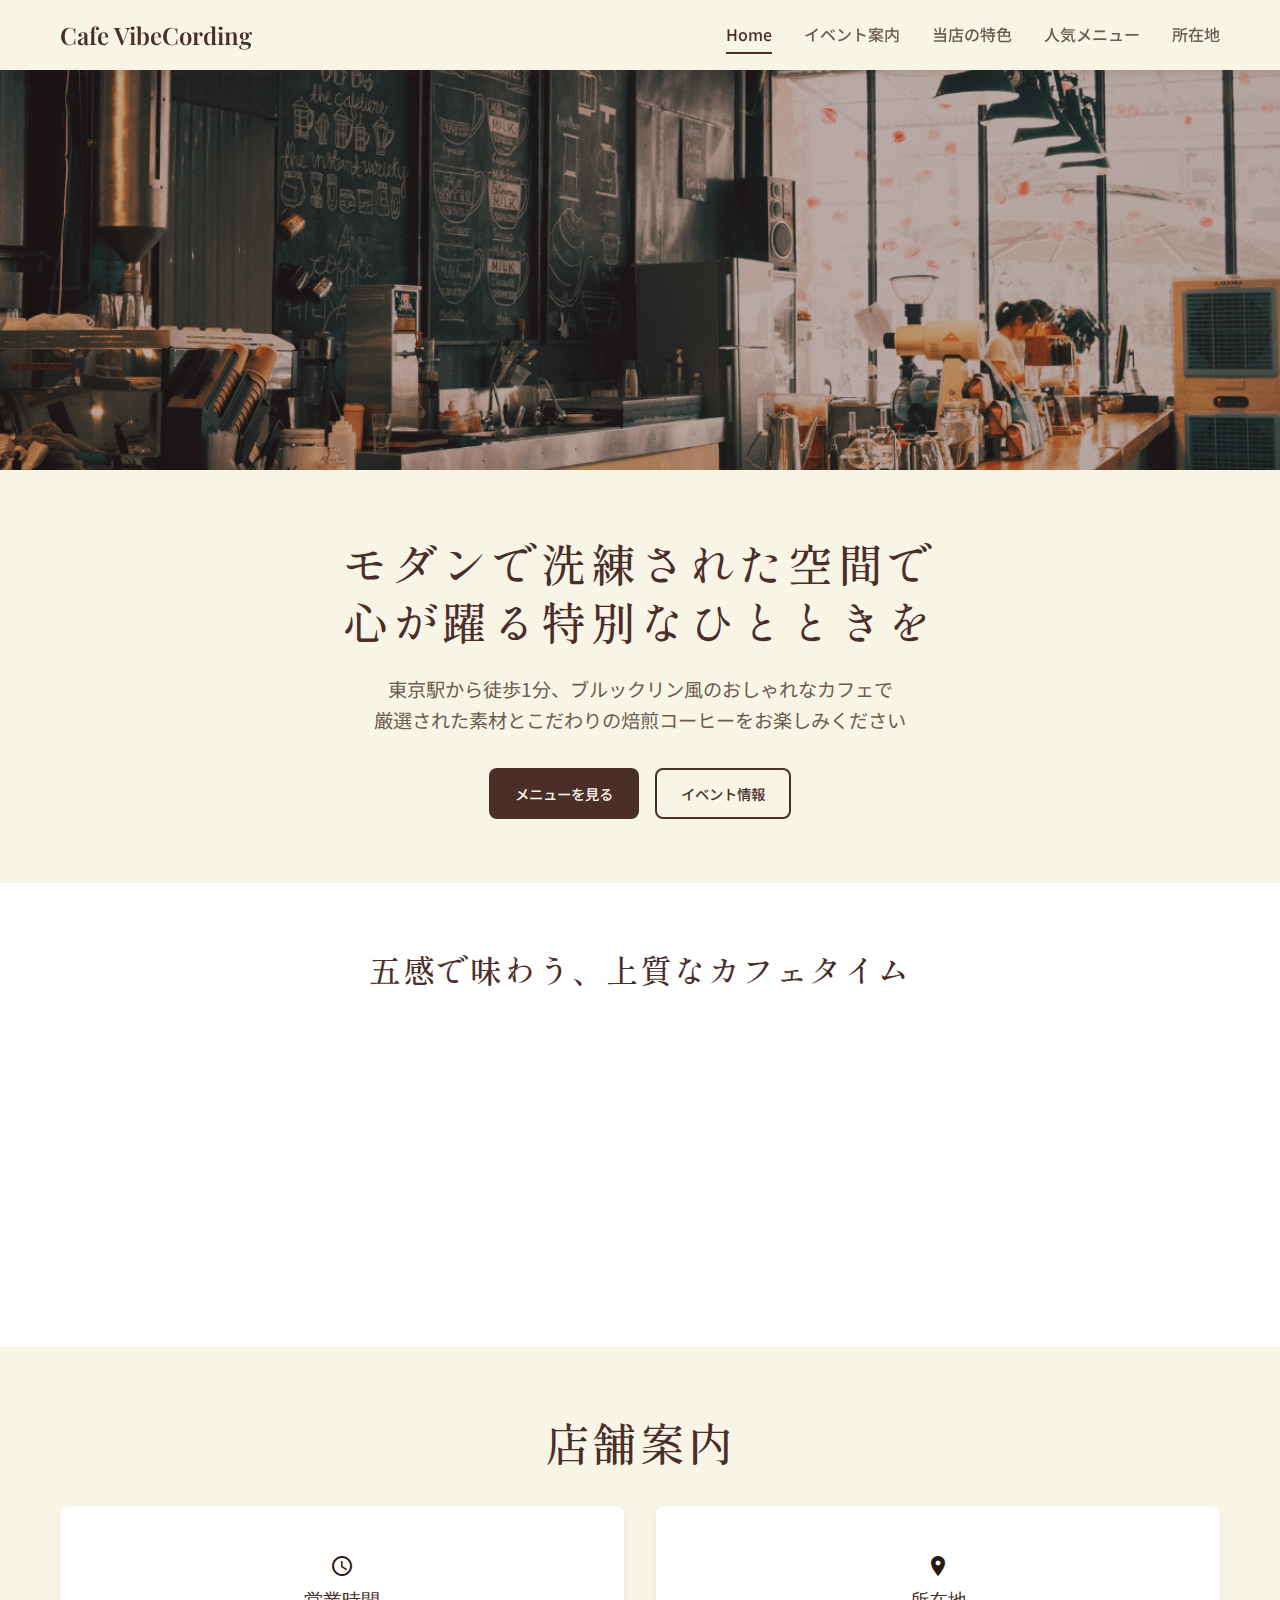
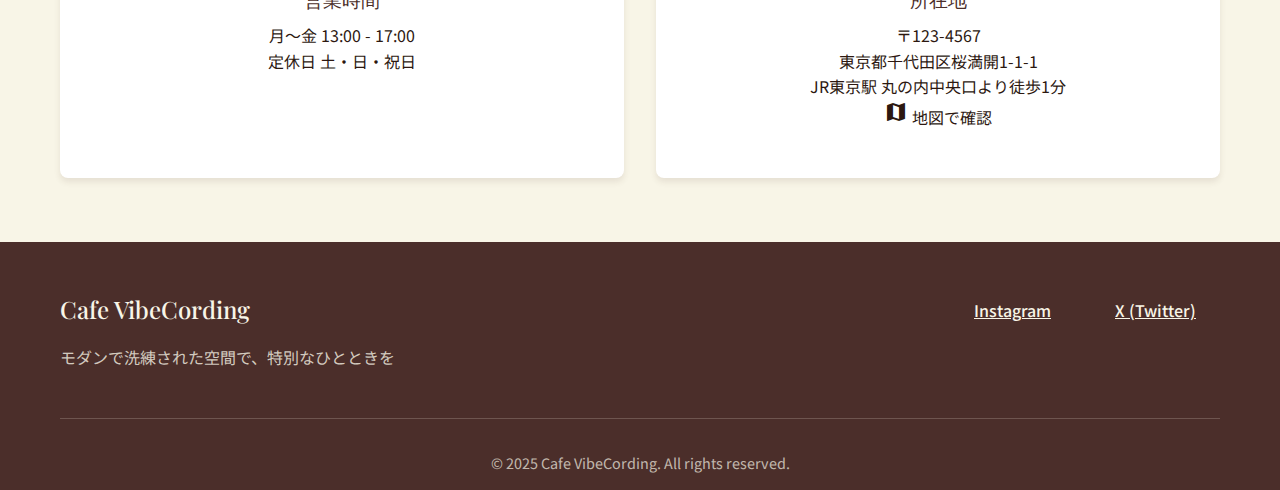
<file: index.html>
<!DOCTYPE html>
<html lang="ja">
<head>
  <meta charset="UTF-8">
  <meta name="viewport" content="width=device-width, initial-scale=1.0">
  <title>Home | Cafe VibeCording</title>

  <!-- ルート基準パス指定 -->
  <base href="/" />

  <!-- Open Graph / Social Media Meta Tags -->
  <meta property="og:title" content="Cafe VibeCording - モダンで洗練された空間で心が躍る特別なひとときを">
  <meta property="og:description" content="東京駅から徒歩1分のブルックリン風カフェ。厳選された素材とこだわりの焙煎コーヒーをお楽しみください。">
  <meta property="og:image" content="/images/cafe_vibecoding_top.png">
  <meta property="og:image:width" content="1200">
  <meta property="og:image:height" content="630">
  <meta property="og:url" content="https://cafe-001-phi.vercel.app/">
  <meta property="og:type" content="website">
  <meta property="og:site_name" content="Cafe VibeCording">
  
  <!-- Twitter Card Meta Tags -->
  <meta name="twitter:card" content="summary_large_image">
  <meta name="twitter:title" content="Cafe VibeCording - モダンで洗練された空間で心が躍る特別なひとときを">
  <meta name="twitter:description" content="東京駅から徒歩1分のブルックリン風カフェ。厳選された素材とこだわりの焙煎コーヒーをお楽しみください。">
  <meta name="twitter:image" content="/images/cafe_vibecoding_top.png">
  <meta name="twitter:creator" content="@cafevibecording">
  <meta name="twitter:site" content="@cafevibecording">

  <link rel="stylesheet" href="style.css">
</head>
<body>
    <header>
        <nav class="navbar">
            <div class="nav-container">
                <div class="brand">
                    <h1>Cafe VibeCording</h1>
                </div>
                <button class="menu-toggle" aria-label="メニューを開く">
                    <span></span>
                    <span></span>
                    <span></span>
                </button>
                <ul class="nav-menu">
                    <li><a href="index.html" class="nav-link active">Home</a></li>
                    <li><a href="events.html" class="nav-link">イベント案内</a></li>
                    <li><a href="about.html" class="nav-link">当店の特色</a></li>
                    <li><a href="menu.html" class="nav-link">人気メニュー</a></li>
                    <li><a href="location.html" class="nav-link">所在地</a></li>
                </ul>
            </div>
        </nav>
    </header>

    <main>
        <section class="hero with-image">
            <div class="hero-image-section" style="background-image: url('images/cafe_vibecoding_top.png');">
            </div>
            <div class="hero-text-section">
                <div class="hero-content">
                    <h2 class="page-title home-title">モダンで洗練された空間で<br>心が躍る特別なひとときを</h2>
                    <p>東京駅から徒歩1分、ブルックリン風のおしゃれなカフェで<br>厳選された素材とこだわりの焙煎コーヒーをお楽しみください</p>
                    <div class="hero-buttons">
                        <a href="menu.html" class="btn-primary">メニューを見る</a>
                        <a href="events.html" class="btn-secondary">イベント情報</a>
                    </div>
                </div>
            </div>
        </section>

        <section class="features">
            <div class="container">
                <h3 class="section-title">五感で味わう、上質なカフェタイム</h3>
                <div class="features-grid">
                    <div class="feature-item boxed">
                        <span class="material-icons feature-icon">local_cafe</span>
                        <h4>こだわりの焙煎</h4>
                        <p>厳選された豆を丁寧に焙煎した、香り高いコーヒーをご提供</p>
                    </div>
                    <div class="feature-item boxed">
                        <span class="material-icons feature-icon">eco</span>
                        <h4>厳選素材</h4>
                        <p>地元の新鮮な食材を使用した、体に優しいメニュー</p>
                    </div>
                    <div class="feature-item boxed">
                        <span class="material-icons feature-icon">train</span>
                        <h4>アクセス抜群</h4>
                        <p>東京駅から徒歩1分の好立地</p>
                    </div>
                    <div class="feature-item boxed">
                        <span class="material-icons feature-icon">wifi</span>
                        <h4>Wi-Fi・電源完備</h4>
                        <p>仕事や勉強にも最適な環境をご用意</p>
                    </div>
                </div>
            </div>
        </section>

        <section class="info">
            <div class="container">
                <h3 class="section-title">店舗案内</h3>
                <div class="info-grid">
                    <div class="info-card modern">
                        <div class="info-icon-wrapper">
                            <span class="material-icons">schedule</span>
                        </div>
                        <div class="info-content">
                            <h4>営業時間</h4>
                            <div class="info-details">
                                <div class="time-row">
                                    <span class="time-label">月〜金</span>
                                    <span class="time-value">13:00 - 17:00</span>
                                </div>
                                <div class="time-row closed">
                                    <span class="time-label">定休日</span>
                                    <span class="time-value">土・日・祝日</span>
                                </div>
                            </div>
                        </div>
                    </div>
                    <div class="info-card modern">
                        <div class="info-icon-wrapper">
                            <span class="material-icons">place</span>
                        </div>
                        <div class="info-content">
                            <h4>所在地</h4>
                            <div class="info-details">
                                <div class="address-line">
                                    <span class="postal-code">〒123-4567</span>
                                </div>
                                <div class="address-line">
                                    <span class="address-text">東京都千代田区桜満開1-1-1</span>
                                </div>
                                <div class="address-line">
                                    <span class="access-info">JR東京駅 丸の内中央口より徒歩1分</span>
                                </div>
                            </div>
                            <a href="location.html" class="btn-modern">
                                <span class="material-icons">map</span>
                                地図で確認
                            </a>
                        </div>
                    </div>
                </div>
            </div>
        </section>
    </main>

    <footer>
        <div class="container">
            <div class="footer-content">
                <div class="footer-brand">
                    <h3>Cafe VibeCording</h3>
                    <p>モダンで洗練された空間で、特別なひとときを</p>
                </div>
                <div class="social-links">
                    <a href="https://instagram.com/cafevibecording" class="social-link">Instagram</a>
                    <a href="https://twitter.com/cafevibecording" class="social-link">X (Twitter)</a>
                </div>
            </div>
            <div class="footer-bottom">
                <p>&copy; 2025 Cafe VibeCording. All rights reserved.</p>
            </div>
        </div>
    </footer>

    <script src="script.js"></script>
</body>
</html>
</file>
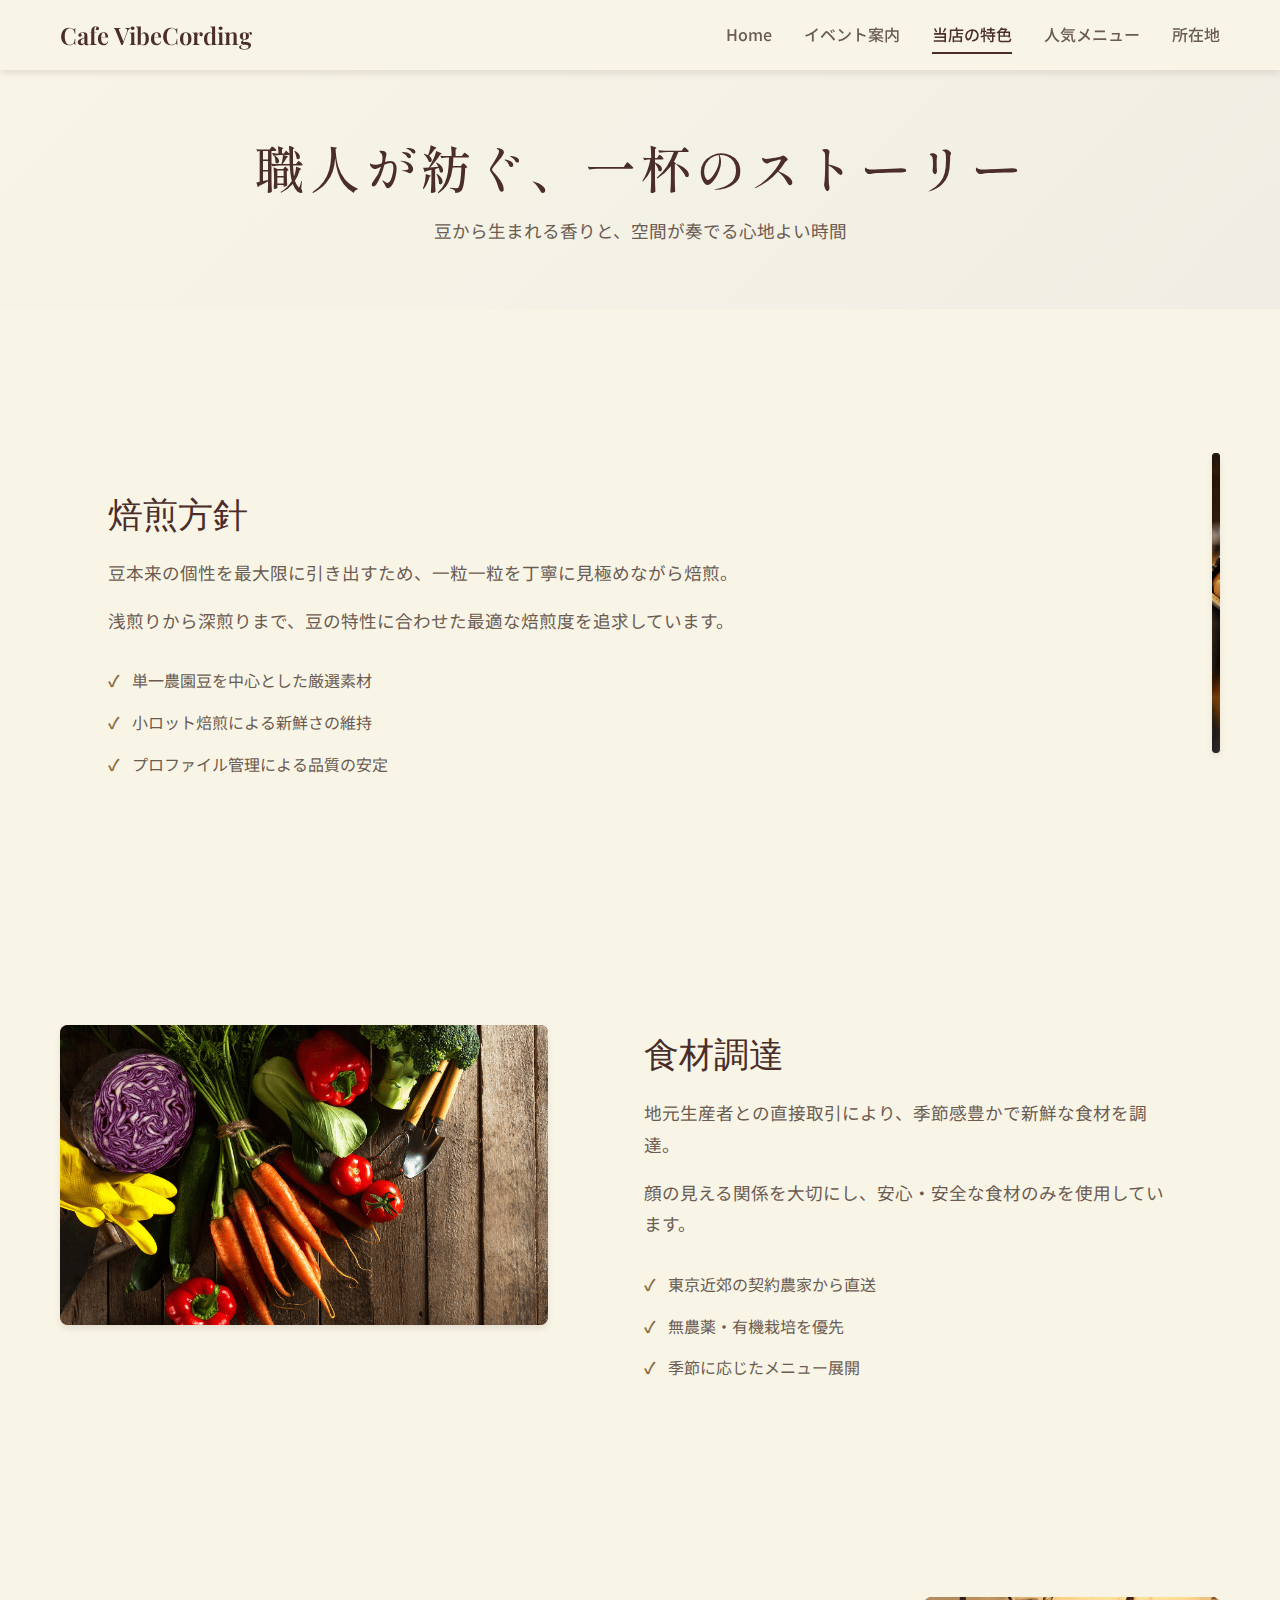
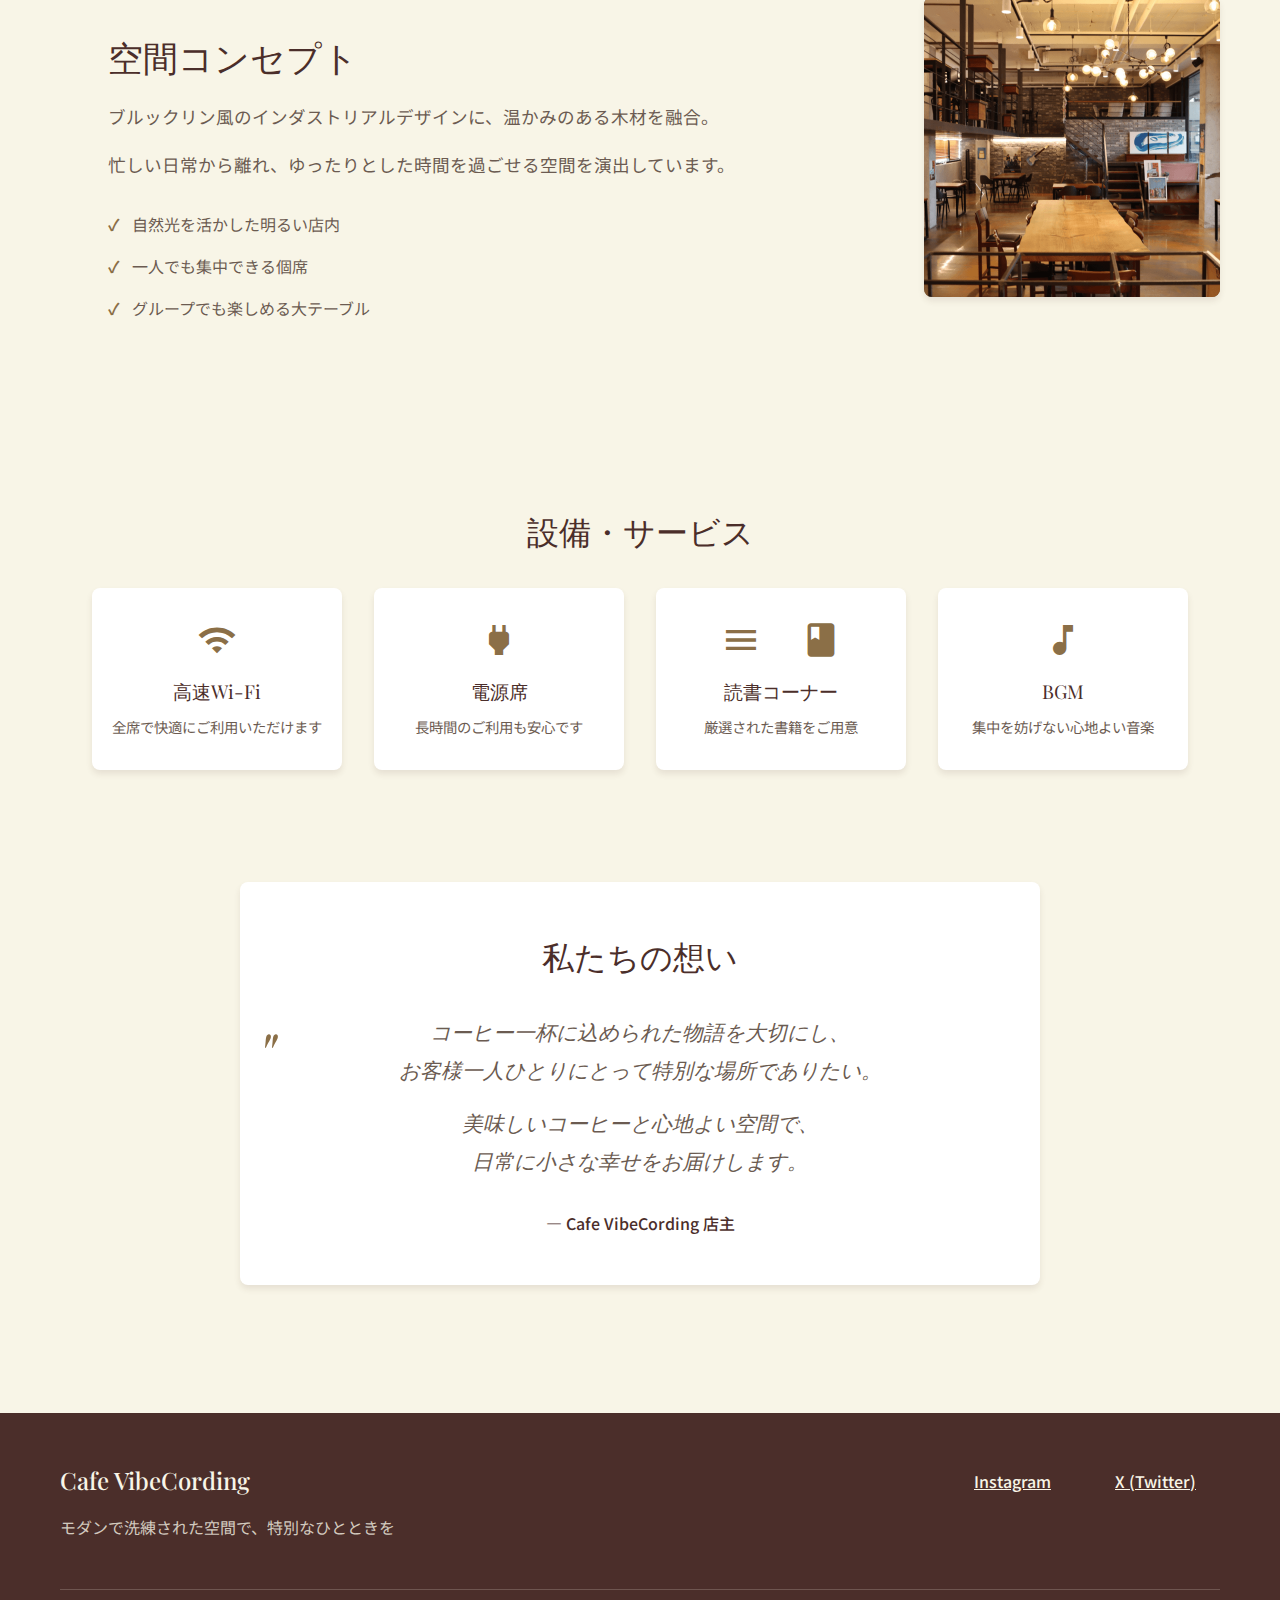
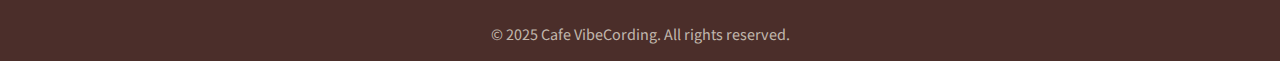
<file: about.html>
<!DOCTYPE html>
<html lang="ja">
<head>
  <meta charset="UTF-8">
  <meta name="viewport" content="width=device-width, initial-scale=1.0">
  <title>当店の特色 | Cafe VibeCording</title>

  <!-- ルート基準パス指定 -->
  <base href="/" />

  <!-- Open Graph / Social Media Meta Tags -->
  <meta property="og:title" content="当店の特色 - 職人が紡ぐ、一杯のストーリー | Cafe VibeCording">
  <meta property="og:description" content="豆本来の個性を引き出す焙煎方針、地元生産者との直接取引による新鮮な食材、ブルックリン風の洗練された空間をご紹介。">
  <meta property="og:image" content="/images/cafe_roast.png">
  <meta property="og:image:width" content="1200">
  <meta property="og:image:height" content="630">
  <meta property="og:url" content="https://cafe-001-phi.vercel.app/about.html">
  <meta property="og:type" content="website">
  <meta property="og:site_name" content="Cafe VibeCording">
  
  <!-- Twitter Card Meta Tags -->
  <meta name="twitter:card" content="summary_large_image">
  <meta name="twitter:title" content="当店の特色 - 職人が紡ぐ、一杯のストーリー | Cafe VibeCording">
  <meta name="twitter:description" content="豆本来の個性を引き出す焙煎方針、地元生産者との直接取引による新鮮な食材、ブルックリン風の洗練された空間をご紹介。">
  <meta name="twitter:image" content="/images/cafe_roast.png">

  <link rel="stylesheet" href="style.css">
</head>
<body>
    <header>
        <nav class="navbar">
            <div class="nav-container">
                <div class="brand">
                    <h1><a href="index.html">Cafe VibeCording</a></h1>
                </div>
                <button class="menu-toggle" aria-label="メニューを開く">
                    <span></span>
                    <span></span>
                    <span></span>
                </button>
                <ul class="nav-menu">
                    <li><a href="index.html" class="nav-link">Home</a></li>
                    <li><a href="events.html" class="nav-link">イベント案内</a></li>
                    <li><a href="about.html" class="nav-link active">当店の特色</a></li>
                    <li><a href="menu.html" class="nav-link">人気メニュー</a></li>
                    <li><a href="location.html" class="nav-link">所在地</a></li>
                </ul>
            </div>
        </nav>
    </header>

    <main>
        <section class="page-hero">
            <div class="container">
                <h2 class="page-title about-title">職人が紡ぐ、一杯のストーリー</h2>
                <p>豆から生まれる香りと、空間が奏でる心地よい時間</p>
            </div>
        </section>

        <section class="about-section">
            <div class="container">
                <!-- 焙煎方針 -->
                <div class="about-item">
                    <div class="about-content">
                        <span class="material-icons about-icon">local_fire_department</span>
                        <h3>焙煎方針</h3>
                        <p>豆本来の個性を最大限に引き出すため、一粒一粒を丁寧に見極めながら焙煎。</p>
                        <p>浅煎りから深煎りまで、豆の特性に合わせた最適な焙煎度を追求しています。</p>
                        <ul class="feature-list">
                            <li>単一農園豆を中心とした厳選素材</li>
                            <li>小ロット焙煎による新鮮さの維持</li>
                            <li>プロファイル管理による品質の安定</li>
                        </ul>
                    </div>
                    <div class="about-image">
                        <img src="images/cafe_roast.png" alt="焙煎風景">
                    </div>
                </div>

                <!-- 食材調達 -->
                <div class="about-item reverse">
                    <div class="about-content">
                        <span class="material-icons about-icon">agriculture</span>
                        <h3>食材調達</h3>
                        <p>地元生産者との直接取引により、季節感豊かで新鮮な食材を調達。</p>
                        <p>顔の見える関係を大切にし、安心・安全な食材のみを使用しています。</p>
                        <ul class="feature-list">
                            <li>東京近郊の契約農家から直送</li>
                            <li>無農薬・有機栽培を優先</li>
                            <li>季節に応じたメニュー展開</li>
                        </ul>
                    </div>
                    <div class="about-image">
                        <img src="images/cafe_vegetable.png" alt="新鮮野菜">
                    </div>
                </div>

                <!-- 空間コンセプト -->
                <div class="about-item">
                    <div class="about-content">
                        <span class="material-icons about-icon">design_services</span>
                        <h3>空間コンセプト</h3>
                        <p>ブルックリン風のインダストリアルデザインに、温かみのある木材を融合。</p>
                        <p>忙しい日常から離れ、ゆったりとした時間を過ごせる空間を演出しています。</p>
                        <ul class="feature-list">
                            <li>自然光を活かした明るい店内</li>
                            <li>一人でも集中できる個席</li>
                            <li>グループでも楽しめる大テーブル</li>
                        </ul>
                    </div>
                    <div class="about-image">
                        <img src="images/cafe_interior.png" alt="店内風景">
                    </div>
                </div>

                <!-- 設備・サービス -->
                <div class="facilities-section">
                    <h3>設備・サービス</h3>
                    <div class="facilities-grid">
                        <div class="facility-item">
                            <span class="material-icons facility-icon">wifi</span>
                            <h4>高速Wi-Fi</h4>
                            <p>全席で快適にご利用いただけます</p>
                        </div>
                        <div class="facility-item">
                            <span class="material-icons facility-icon">power</span>
                            <h4>電源席</h4>
                            <p>長時間のご利用も安心です</p>
                        </div>
                        <div class="facility-item">
                            <span class="material-icons facility-icon">menu_book</span>
                            <h4>読書コーナー</h4>
                            <p>厳選された書籍をご用意</p>
                        </div>
                        <div class="facility-item">
                            <span class="material-icons facility-icon">music_note</span>
                            <h4>BGM</h4>
                            <p>集中を妨げない心地よい音楽</p>
                        </div>
                    </div>
                </div>

                <!-- 営業理念 -->
                <div class="philosophy-section">
                    <div class="philosophy-content">
                        <h3>私たちの想い</h3>
                        <blockquote>
                            <p>コーヒー一杯に込められた物語を大切にし、<br>
                            お客様一人ひとりにとって特別な場所でありたい。</p>
                            <p>美味しいコーヒーと心地よい空間で、<br>
                            日常に小さな幸せをお届けします。</p>
                        </blockquote>
                        <cite>— Cafe VibeCording 店主</cite>
                    </div>
                </div>
            </div>
        </section>
    </main>

    <footer>
        <div class="container">
            <div class="footer-content">
                <div class="footer-brand">
                    <h3>Cafe VibeCording</h3>
                    <p>モダンで洗練された空間で、特別なひとときを</p>
                </div>
                <div class="social-links">
                    <a href="https://instagram.com/cafevibecording" class="social-link">Instagram</a>
                    <a href="https://twitter.com/cafevibecording" class="social-link">X (Twitter)</a>
                </div>
            </div>
            <div class="footer-bottom">
                <p>&copy; 2025 Cafe VibeCording. All rights reserved.</p>
            </div>
        </div>
    </footer>

    <script src="script.js"></script>
</body>
</html>
</file>
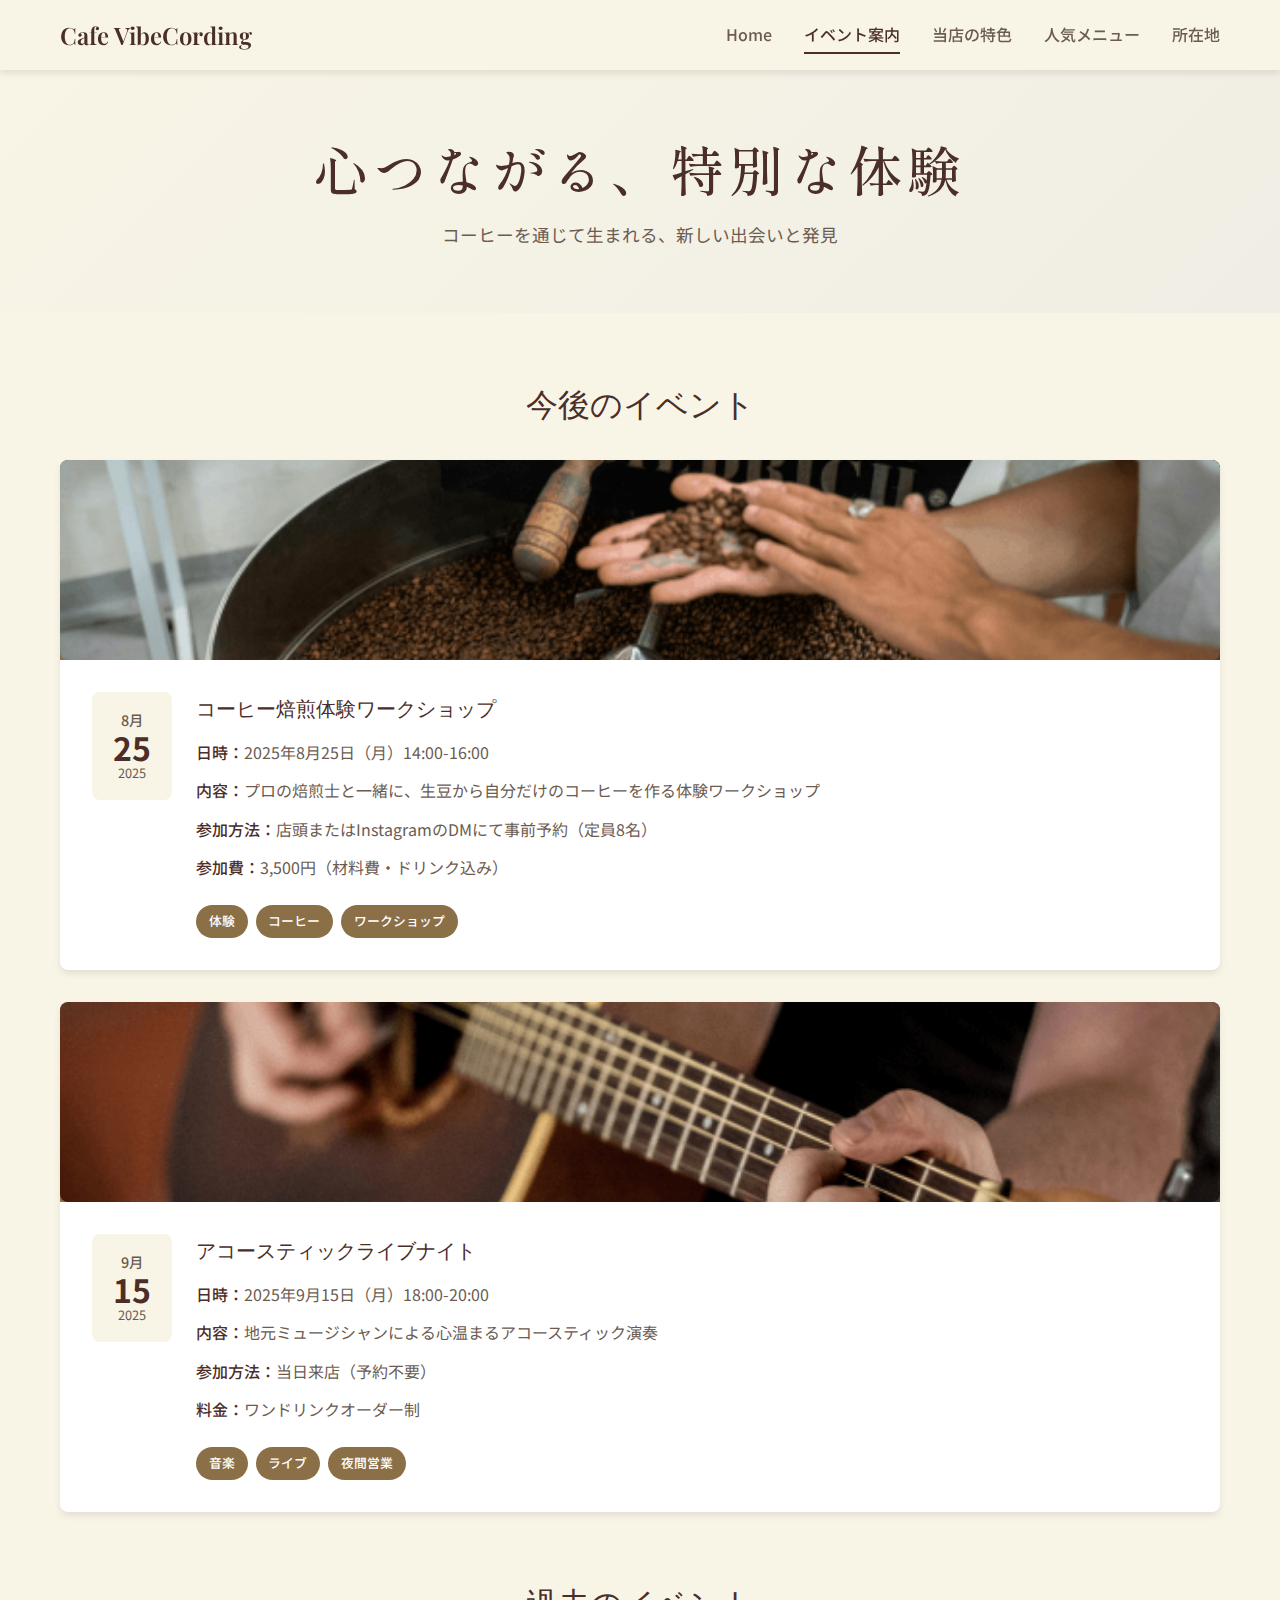
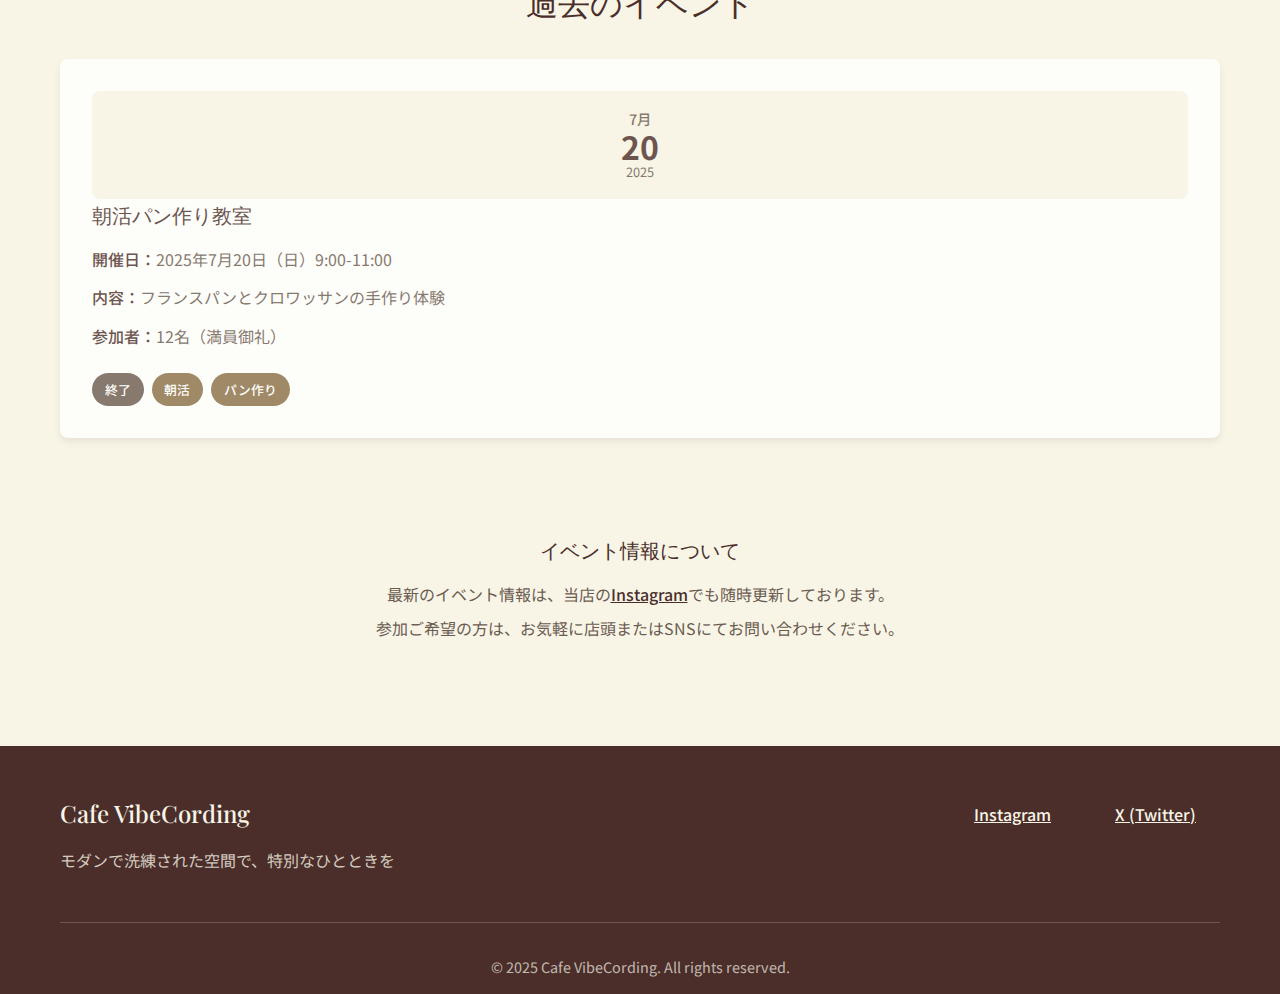
<file: events.html>
<!DOCTYPE html>
<html lang="ja">
<head>
  <meta charset="UTF-8">
  <meta name="viewport" content="width=device-width, initial-scale=1.0">
  <title>イベント案内 | Cafe VibeCording</title>

  <!-- ルート基準パス指定 -->
  <base href="/" />

  <!-- Open Graph / Social Media Meta Tags -->
  <meta property="og:title" content="イベント案内 - 心つながる、特別な体験 | Cafe VibeCording">
  <meta property="og:description" content="コーヒー焙煎体験ワークショップやアコースティックライブなど、特別なイベントをご用意しています。">
  <meta property="og:image" content="/images/coffee_roastworkshop.png">
  <meta property="og:image:width" content="1200">
  <meta property="og:image:height" content="630">
  <meta property="og:url" content="https://cafe-001-phi.vercel.app/events.html">
  <meta property="og:type" content="website">
  <meta property="og:site_name" content="Cafe VibeCording">
  
  <!-- Twitter Card Meta Tags -->
  <meta name="twitter:card" content="summary_large_image">
  <meta name="twitter:title" content="イベント案内 - 心つながる、特別な体験 | Cafe VibeCording">
  <meta name="twitter:description" content="コーヒー焙煎体験ワークショップやアコースティックライブなど、特別なイベントをご用意しています。">
  <meta name="twitter:image" content="/images/coffee_roastworkshop.png">

  <link rel="stylesheet" href="style.css">
</head>
<body>
    <header>
        <nav class="navbar">
            <div class="nav-container">
                <div class="brand">
                    <h1><a href="index.html">Cafe VibeCording</a></h1>
                </div>
                <button class="menu-toggle" aria-label="メニューを開く">
                    <span></span>
                    <span></span>
                    <span></span>
                </button>
                <ul class="nav-menu">
                    <li><a href="index.html" class="nav-link">Home</a></li>
                    <li><a href="events.html" class="nav-link active">イベント案内</a></li>
                    <li><a href="about.html" class="nav-link">当店の特色</a></li>
                    <li><a href="menu.html" class="nav-link">人気メニュー</a></li>
                    <li><a href="location.html" class="nav-link">所在地</a></li>
                </ul>
            </div>
        </nav>
    </header>

    <main>
        <section class="page-hero">
            <div class="container">
                <h2 class="page-title events-title">心つながる、特別な体験</h2>
                <p>コーヒーを通じて生まれる、新しい出会いと発見</p>
            </div>
        </section>

        <section class="events-section">
            <div class="container">
                <!-- 今後のイベント -->
                <div class="events-category">
                    <h3>今後のイベント</h3>
                    
                    <div class="event-card">
                        <div class="event-image">
                            <img src="images/coffee_roastworkshop.png" alt="コーヒー焙煎体験">
                        </div>
                        <div class="event-content">
                            <div class="event-date">
                                <span class="month">8月</span>
                                <span class="day">25</span>
                                <span class="year">2025</span>
                            </div>
                            <div class="event-info">
                                <h4>コーヒー焙煎体験ワークショップ</h4>
                                <div class="event-details">
                                    <div class="detail-item">
                                        <strong>日時：</strong>2025年8月25日（月）14:00-16:00
                                    </div>
                                    <div class="detail-item">
                                        <strong>内容：</strong>プロの焙煎士と一緒に、生豆から自分だけのコーヒーを作る体験ワークショップ
                                    </div>
                                    <div class="detail-item">
                                        <strong>参加方法：</strong>店頭またはInstagramのDMにて事前予約（定員8名）
                                    </div>
                                    <div class="detail-item">
                                        <strong>参加費：</strong>3,500円（材料費・ドリンク込み）
                                    </div>
                                </div>
                                <div class="event-tags">
                                    <span class="tag">体験</span>
                                    <span class="tag">コーヒー</span>
                                    <span class="tag">ワークショップ</span>
                                </div>
                            </div>
                        </div>
                    </div>

                    <div class="event-card">
                        <div class="event-image">
                            <img src="images/coffee_live_.png" alt="アコースティックライブ">
                        </div>
                        <div class="event-content">
                            <div class="event-date">
                                <span class="month">9月</span>
                                <span class="day">15</span>
                                <span class="year">2025</span>
                            </div>
                            <div class="event-info">
                                <h4>アコースティックライブナイト</h4>
                                <div class="event-details">
                                    <div class="detail-item">
                                        <strong>日時：</strong>2025年9月15日（月）18:00-20:00
                                    </div>
                                    <div class="detail-item">
                                        <strong>内容：</strong>地元ミュージシャンによる心温まるアコースティック演奏
                                    </div>
                                    <div class="detail-item">
                                        <strong>参加方法：</strong>当日来店（予約不要）
                                    </div>
                                    <div class="detail-item">
                                        <strong>料金：</strong>ワンドリンクオーダー制
                                    </div>
                                </div>
                                <div class="event-tags">
                                    <span class="tag">音楽</span>
                                    <span class="tag">ライブ</span>
                                    <span class="tag">夜間営業</span>
                                </div>
                            </div>
                        </div>
                    </div>
                </div>

                <!-- 過去のイベント -->
                <div class="events-category">
                    <h3>過去のイベント</h3>
                    
                    <div class="event-card past-event no-image">
                        <div class="event-content">
                            <div class="event-date">
                                <span class="month">7月</span>
                                <span class="day">20</span>
                                <span class="year">2025</span>
                            </div>
                            <div class="event-info">
                                <h4>朝活パン作り教室</h4>
                                <div class="event-details">
                                    <div class="detail-item">
                                        <strong>開催日：</strong>2025年7月20日（日）9:00-11:00
                                    </div>
                                    <div class="detail-item">
                                        <strong>内容：</strong>フランスパンとクロワッサンの手作り体験
                                    </div>
                                    <div class="detail-item">
                                        <strong>参加者：</strong>12名（満員御礼）
                                    </div>
                                </div>
                                <div class="event-tags">
                                    <span class="tag past">終了</span>
                                    <span class="tag">朝活</span>
                                    <span class="tag">パン作り</span>
                                </div>
                            </div>
                        </div>
                    </div>
                </div>

                <!-- イベント情報の更新について -->
                <div class="event-notice">
                    <h4>イベント情報について</h4>
                    <p>最新のイベント情報は、当店の<a href="#" class="social-link-text">Instagram</a>でも随時更新しております。</p>
                    <p>参加ご希望の方は、お気軽に店頭またはSNSにてお問い合わせください。</p>
                </div>
            </div>
        </section>
    </main>

    <footer>
        <div class="container">
            <div class="footer-content">
                <div class="footer-brand">
                    <h3>Cafe VibeCording</h3>
                    <p>モダンで洗練された空間で、特別なひとときを</p>
                </div>
                <div class="social-links">
                    <a href="https://instagram.com/cafevibecording" class="social-link">Instagram</a>
                    <a href="https://twitter.com/cafevibecording" class="social-link">X (Twitter)</a>
                </div>
            </div>
            <div class="footer-bottom">
                <p>&copy; 2025 Cafe VibeCording. All rights reserved.</p>
            </div>
        </div>
    </footer>

    <script src="script.js"></script>
</body>
</html>
</file>
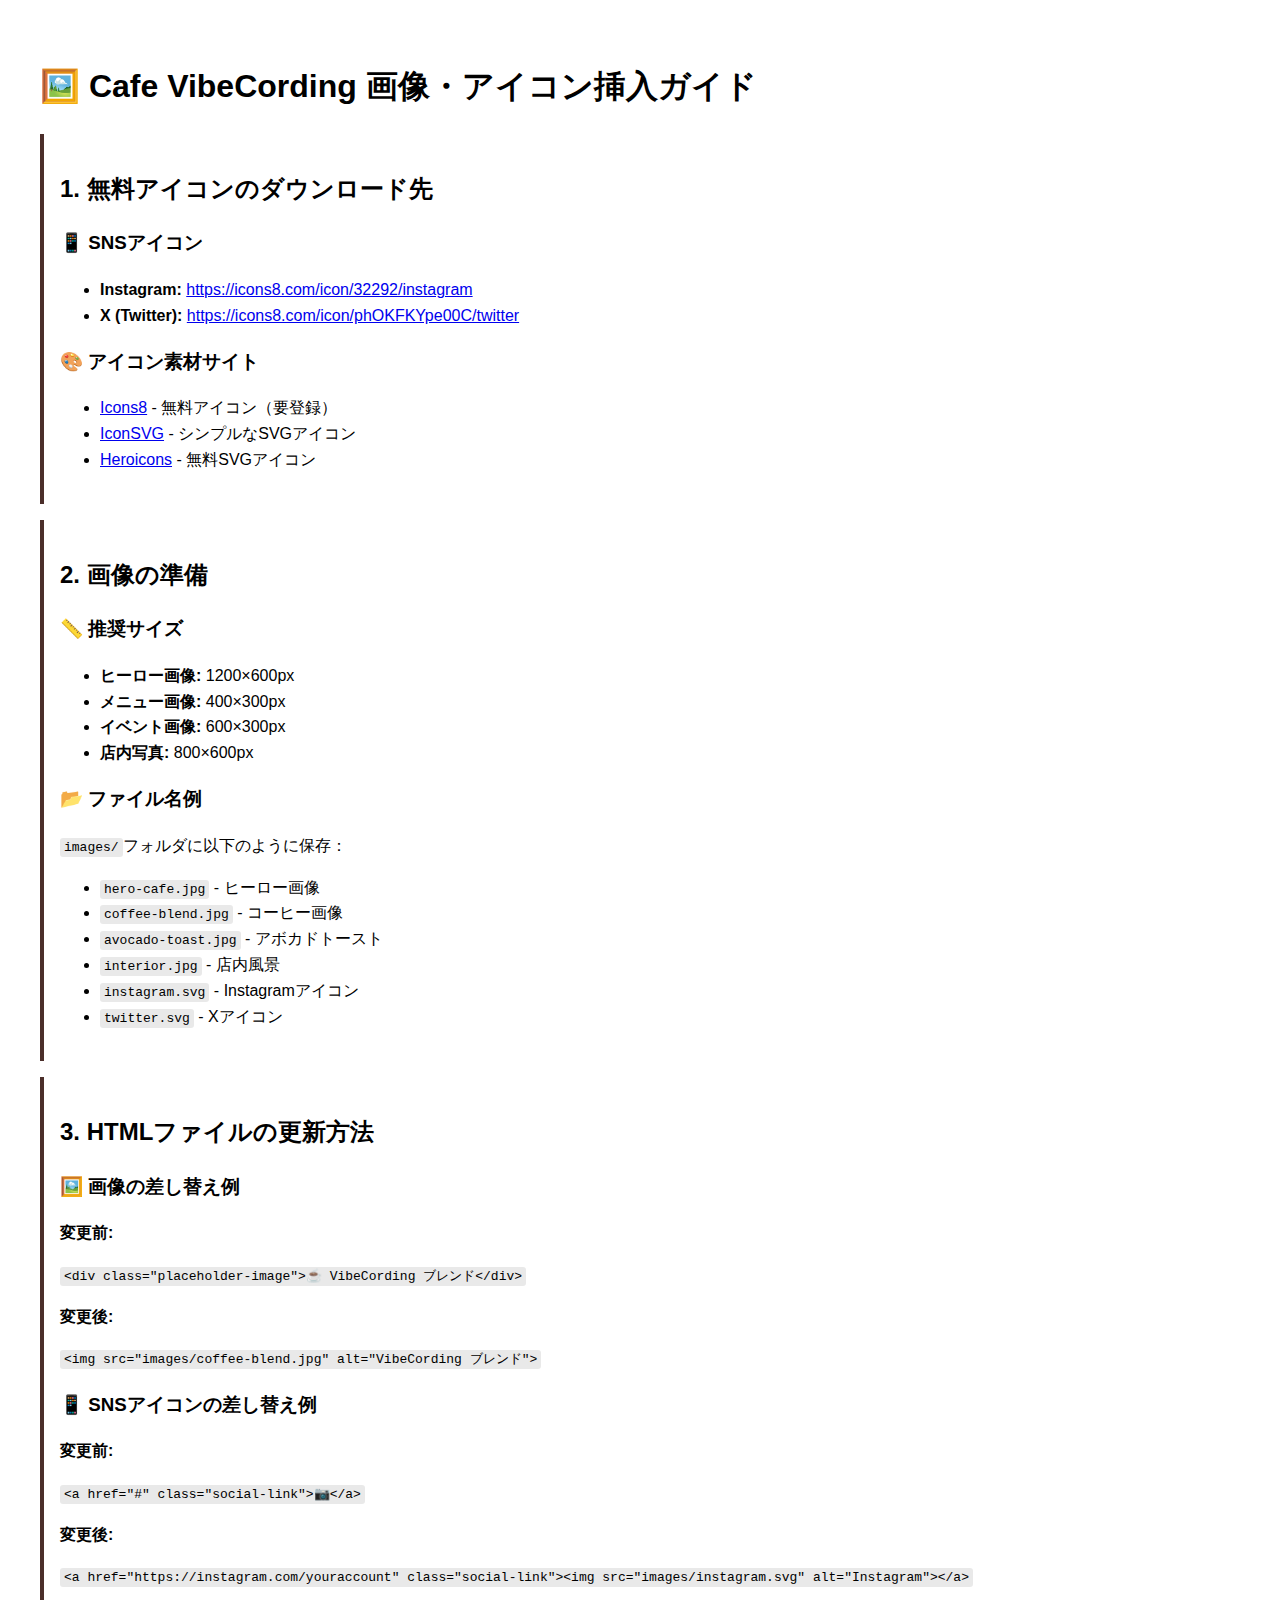
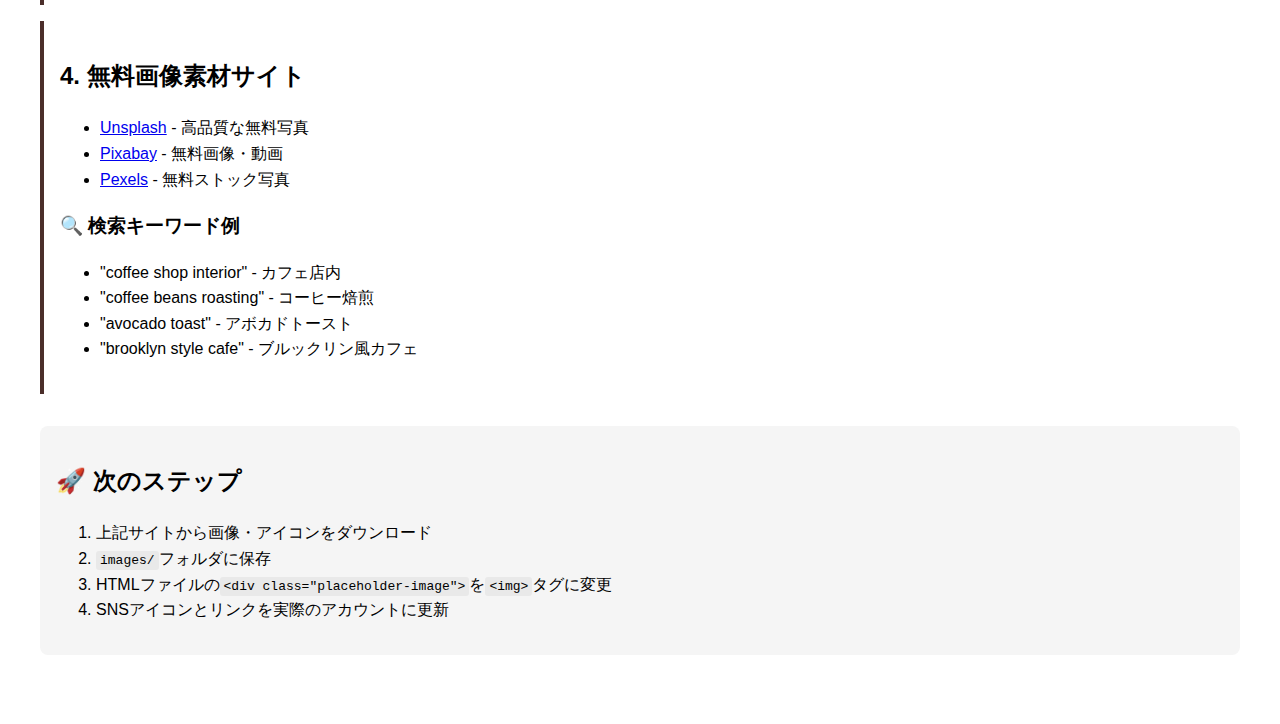
<file: image-guide.html>
<!DOCTYPE html>
<html lang="ja">
<head>
    <meta charset="UTF-8">
    <meta name="viewport" content="width=device-width, initial-scale=1.0">
    <title>画像・アイコン挿入ガイド</title>
    <style>
        body { font-family: sans-serif; padding: 2rem; line-height: 1.6; }
        .download-section { margin: 2rem 0; padding: 1rem; background: #f5f5f5; border-radius: 8px; }
        .icon-preview { display: inline-block; margin: 10px; }
        code { background: #e9e9e9; padding: 2px 4px; border-radius: 3px; }
        .step { margin: 1rem 0; padding: 1rem; border-left: 4px solid #4B2E2A; }
    </style>
</head>
<body>
    <h1>🖼️ Cafe VibeCording 画像・アイコン挿入ガイド</h1>

    <div class="step">
        <h2>1. 無料アイコンのダウンロード先</h2>
        <h3>📱 SNSアイコン</h3>
        <ul>
            <li><strong>Instagram:</strong> <a href="https://icons8.com/icon/32292/instagram" target="_blank">https://icons8.com/icon/32292/instagram</a></li>
            <li><strong>X (Twitter):</strong> <a href="https://icons8.com/icon/phOKFKYpe00C/twitter" target="_blank">https://icons8.com/icon/phOKFKYpe00C/twitter</a></li>
        </ul>
        
        <h3>🎨 アイコン素材サイト</h3>
        <ul>
            <li><a href="https://icons8.com/" target="_blank">Icons8</a> - 無料アイコン（要登録）</li>
            <li><a href="https://iconsvg.xyz/" target="_blank">IconSVG</a> - シンプルなSVGアイコン</li>
            <li><a href="https://heroicons.com/" target="_blank">Heroicons</a> - 無料SVGアイコン</li>
        </ul>
    </div>

    <div class="step">
        <h2>2. 画像の準備</h2>
        <h3>📏 推奨サイズ</h3>
        <ul>
            <li><strong>ヒーロー画像:</strong> 1200×600px</li>
            <li><strong>メニュー画像:</strong> 400×300px</li>
            <li><strong>イベント画像:</strong> 600×300px</li>
            <li><strong>店内写真:</strong> 800×600px</li>
        </ul>

        <h3>📂 ファイル名例</h3>
        <code>images/</code>フォルダに以下のように保存：
        <ul>
            <li><code>hero-cafe.jpg</code> - ヒーロー画像</li>
            <li><code>coffee-blend.jpg</code> - コーヒー画像</li>
            <li><code>avocado-toast.jpg</code> - アボカドトースト</li>
            <li><code>interior.jpg</code> - 店内風景</li>
            <li><code>instagram.svg</code> - Instagramアイコン</li>
            <li><code>twitter.svg</code> - Xアイコン</li>
        </ul>
    </div>

    <div class="step">
        <h2>3. HTMLファイルの更新方法</h2>
        <h3>🖼️ 画像の差し替え例</h3>
        <p><strong>変更前:</strong></p>
        <code>&lt;div class="placeholder-image"&gt;☕ VibeCording ブレンド&lt;/div&gt;</code>
        
        <p><strong>変更後:</strong></p>
        <code>&lt;img src="images/coffee-blend.jpg" alt="VibeCording ブレンド"&gt;</code>

        <h3>📱 SNSアイコンの差し替え例</h3>
        <p><strong>変更前:</strong></p>
        <code>&lt;a href="#" class="social-link"&gt;📷&lt;/a&gt;</code>
        
        <p><strong>変更後:</strong></p>
        <code>&lt;a href="https://instagram.com/youraccount" class="social-link"&gt;&lt;img src="images/instagram.svg" alt="Instagram"&gt;&lt;/a&gt;</code>
    </div>

    <div class="step">
        <h2>4. 無料画像素材サイト</h2>
        <ul>
            <li><a href="https://unsplash.com/" target="_blank">Unsplash</a> - 高品質な無料写真</li>
            <li><a href="https://pixabay.com/" target="_blank">Pixabay</a> - 無料画像・動画</li>
            <li><a href="https://pexels.com/" target="_blank">Pexels</a> - 無料ストック写真</li>
        </ul>
        
        <h3>🔍 検索キーワード例</h3>
        <ul>
            <li>"coffee shop interior" - カフェ店内</li>
            <li>"coffee beans roasting" - コーヒー焙煎</li>
            <li>"avocado toast" - アボカドトースト</li>
            <li>"brooklyn style cafe" - ブルックリン風カフェ</li>
        </ul>
    </div>

    <div class="download-section">
        <h2>🚀 次のステップ</h2>
        <ol>
            <li>上記サイトから画像・アイコンをダウンロード</li>
            <li><code>images/</code>フォルダに保存</li>
            <li>HTMLファイルの<code>&lt;div class="placeholder-image"&gt;</code>を<code>&lt;img&gt;</code>タグに変更</li>
            <li>SNSアイコンとリンクを実際のアカウントに更新</li>
        </ol>
    </div>
</body>
</html>
</file>
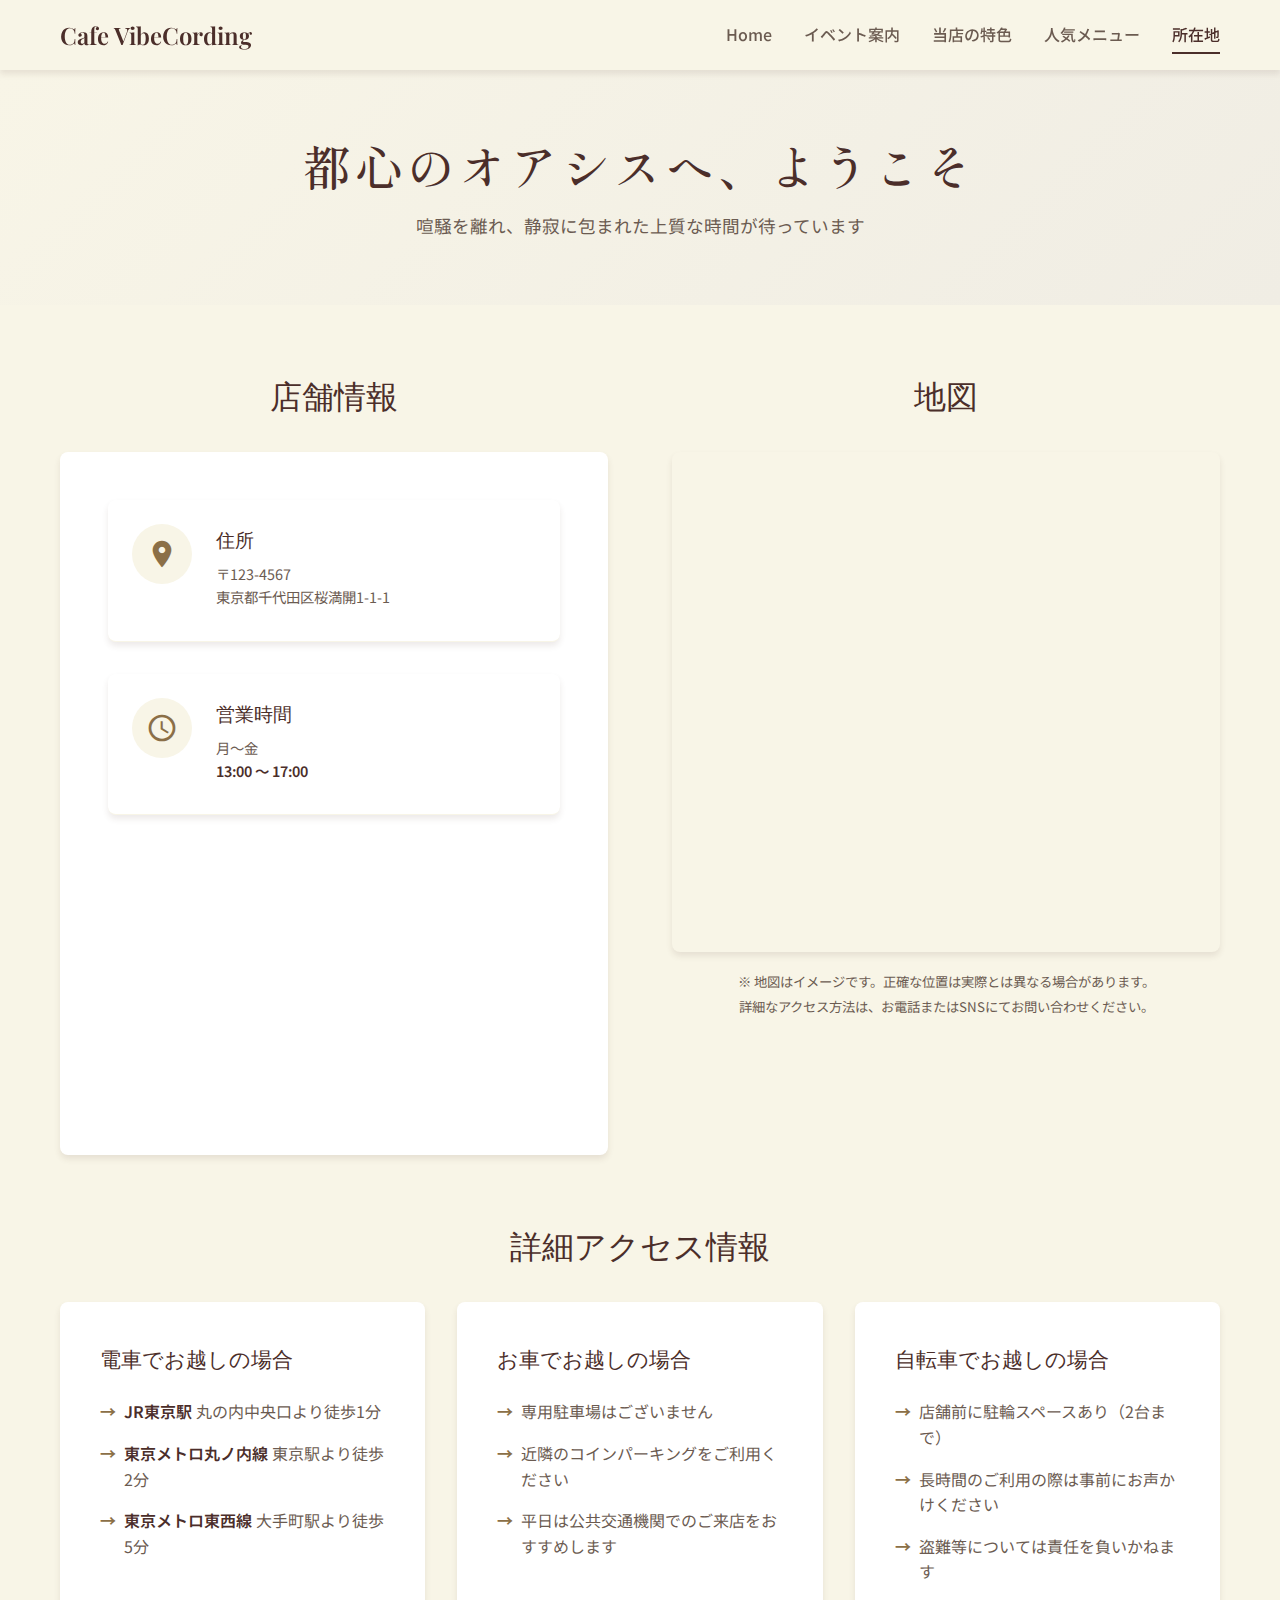
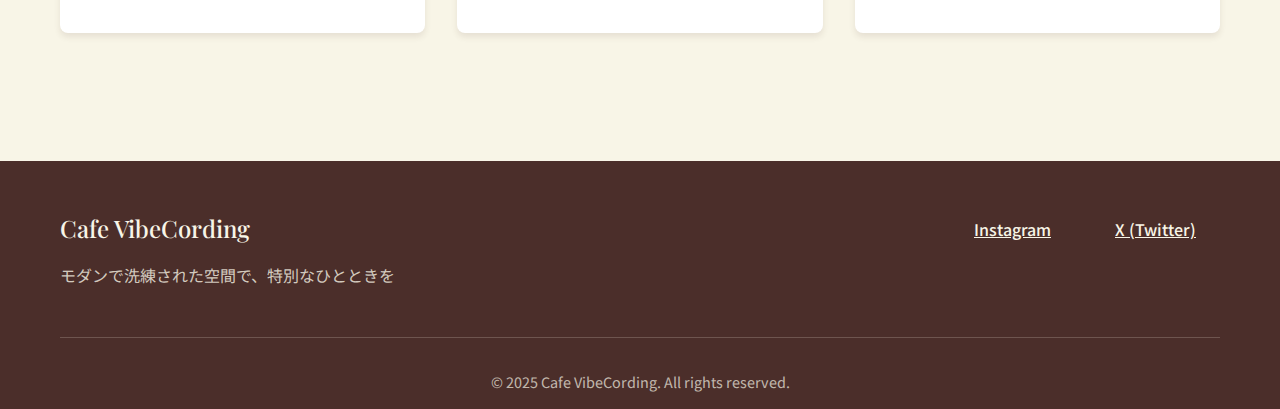
<file: location.html>
<!DOCTYPE html>
<html lang="ja">
<head>
  <meta charset="UTF-8">
  <meta name="viewport" content="width=device-width, initial-scale=1.0">
  <title>所在地 | Cafe VibeCording</title>

  <!-- ルート基準パス指定 -->
  <base href="/" />

  <!-- Open Graph / Social Media Meta Tags -->
  <meta property="og:title" content="所在地 - 都心のオアシスへ、ようこそ | Cafe VibeCording">
  <meta property="og:description" content="東京駅丸の内中央口より徒歩1分。アクセス抜群の立地で、お気軽にお越しください。営業時間は月〜金13:00-17:00。">
  <meta property="og:image" content="/images/cafe_vibecoding_top.png">
  <meta property="og:image:width" content="1200">
  <meta property="og:image:height" content="630">
  <meta property="og:url" content="https://cafe-001-phi.vercel.app/location.html">
  <meta property="og:type" content="website">
  <meta property="og:site_name" content="Cafe VibeCording">
  
  <!-- Twitter Card Meta Tags -->
  <meta name="twitter:card" content="summary_large_image">
  <meta name="twitter:title" content="所在地 - 都心のオアシスへ、ようこそ | Cafe VibeCording">
  <meta name="twitter:description" content="東京駅丸の内中央口より徒歩1分。アクセス抜群の立地で、お気軽にお越しください。営業時間は月〜金13:00-17:00。">
  <meta name="twitter:image" content="/images/cafe_vibecoding_top.png">

  <link rel="stylesheet" href="style.css">
</head>
<body>
    <header>
        <nav class="navbar">
            <div class="nav-container">
                <div class="brand">
                    <h1><a href="index.html">Cafe VibeCording</a></h1>
                </div>
                <button class="menu-toggle" aria-label="メニューを開く">
                    <span></span>
                    <span></span>
                    <span></span>
                </button>
                <ul class="nav-menu">
                    <li><a href="index.html" class="nav-link">Home</a></li>
                    <li><a href="events.html" class="nav-link">イベント案内</a></li>
                    <li><a href="about.html" class="nav-link">当店の特色</a></li>
                    <li><a href="menu.html" class="nav-link">人気メニュー</a></li>
                    <li><a href="location.html" class="nav-link active">所在地</a></li>
                </ul>
            </div>
        </nav>
    </header>

    <main>
        <section class="page-hero">
            <div class="container">
                <h2 class="page-title location-title">都心のオアシスへ、ようこそ</h2>
                <p>喧騒を離れ、静寂に包まれた上質な時間が待っています</p>
            </div>
        </section>

        <section class="location-section">
            <div class="container">
                <div class="location-grid">
                    <!-- 店舗情報 -->
                    <div class="location-info">
                        <h3>店舗情報</h3>
                        
                        <div class="info-card">
                            <div class="info-item">
                                <span class="material-icons info-icon">place</span>
                                <div class="info-content">
                                    <h4>住所</h4>
                                    <p>〒123-4567<br>東京都千代田区桜満開1-1-1</p>
                                </div>
                            </div>
                            
                            <div class="info-item">
                                <span class="material-icons info-icon">schedule</span>
                                <div class="info-content">
                                    <h4>営業時間</h4>
                                    <p>月〜金<br><strong>13:00 〜 17:00</strong></p>
                                </div>
                            </div>
                            
                            <div class="info-item">
                                <span class="material-icons info-icon">event_busy</span>
                                <div class="info-content">
                                    <h4>定休日</h4>
                                    <p>土・日・祝日</p>
                                </div>
                            </div>
                            
                            <div class="info-item">
                                <span class="material-icons info-icon">directions_walk</span>
                                <div class="info-content">
                                    <h4>アクセス</h4>
                                    <p>JR東京駅 丸の内中央口より徒歩1分<br>
                                    東京メトロ丸ノ内線 東京駅より徒歩2分</p>
                                </div>
                            </div>
                        </div>
                    </div>

                    <!-- 地図 -->
                    <div class="map-container">
                        <h3>地図</h3>
                        <div class="map-wrapper">
                            <!-- Google Maps Embed -->
                            <iframe 
                                src="https://www.google.com/maps/embed?pb=!1m18!1m12!1m3!1d3240.827853734164!2d139.7638735!3d35.6812405!2m3!1f0!2f0!3f0!3m2!1i1024!2i768!4f13.1!3m3!1m2!1s0x60188bfbd89f700b%3A0x277c49ba34ed38!2z5p2x5Lqs6aeF!5e0!3m2!1sja!2sjp!4v1692087600000!5m2!1sja!2sjp"
                                allowfullscreen="" 
                                loading="lazy" 
                                referrerpolicy="no-referrer-when-downgrade"
                                title="Cafe VibeCording 所在地">
                            </iframe>
                        </div>
                        <p class="map-note">
                            <small>
                                ※ 地図はイメージです。正確な位置は実際とは異なる場合があります。<br>
                                詳細なアクセス方法は、お電話またはSNSにてお問い合わせください。
                            </small>
                        </p>
                    </div>
                </div>

                <!-- アクセス詳細 -->
                <div class="access-details">
                    <h3>詳細アクセス情報</h3>
                    <div class="access-grid">
                        <div class="access-item">
                            <h4>電車でお越しの場合</h4>
                            <ul>
                                <li><strong>JR東京駅</strong> 丸の内中央口より徒歩1分</li>
                                <li><strong>東京メトロ丸ノ内線</strong> 東京駅より徒歩2分</li>
                                <li><strong>東京メトロ東西線</strong> 大手町駅より徒歩5分</li>
                            </ul>
                        </div>
                        
                        <div class="access-item">
                            <h4>お車でお越しの場合</h4>
                            <ul>
                                <li>専用駐車場はございません</li>
                                <li>近隣のコインパーキングをご利用ください</li>
                                <li>平日は公共交通機関でのご来店をおすすめします</li>
                            </ul>
                        </div>
                        
                        <div class="access-item">
                            <h4>自転車でお越しの場合</h4>
                            <ul>
                                <li>店舗前に駐輪スペースあり（2台まで）</li>
                                <li>長時間のご利用の際は事前にお声かけください</li>
                                <li>盗難等については責任を負いかねます</li>
                            </ul>
                        </div>
                    </div>
                </div>

            </div>
        </section>
    </main>

    <footer>
        <div class="container">
            <div class="footer-content">
                <div class="footer-brand">
                    <h3>Cafe VibeCording</h3>
                    <p>モダンで洗練された空間で、特別なひとときを</p>
                </div>
                <div class="social-links">
                    <a href="https://instagram.com/cafevibecording" class="social-link">Instagram</a>
                    <a href="https://twitter.com/cafevibecording" class="social-link">X (Twitter)</a>
                </div>
            </div>
            <div class="footer-bottom">
                <p>&copy; 2025 Cafe VibeCording. All rights reserved.</p>
            </div>
        </div>
    </footer>

    <script src="script.js"></script>
</body>
</html>
</file>
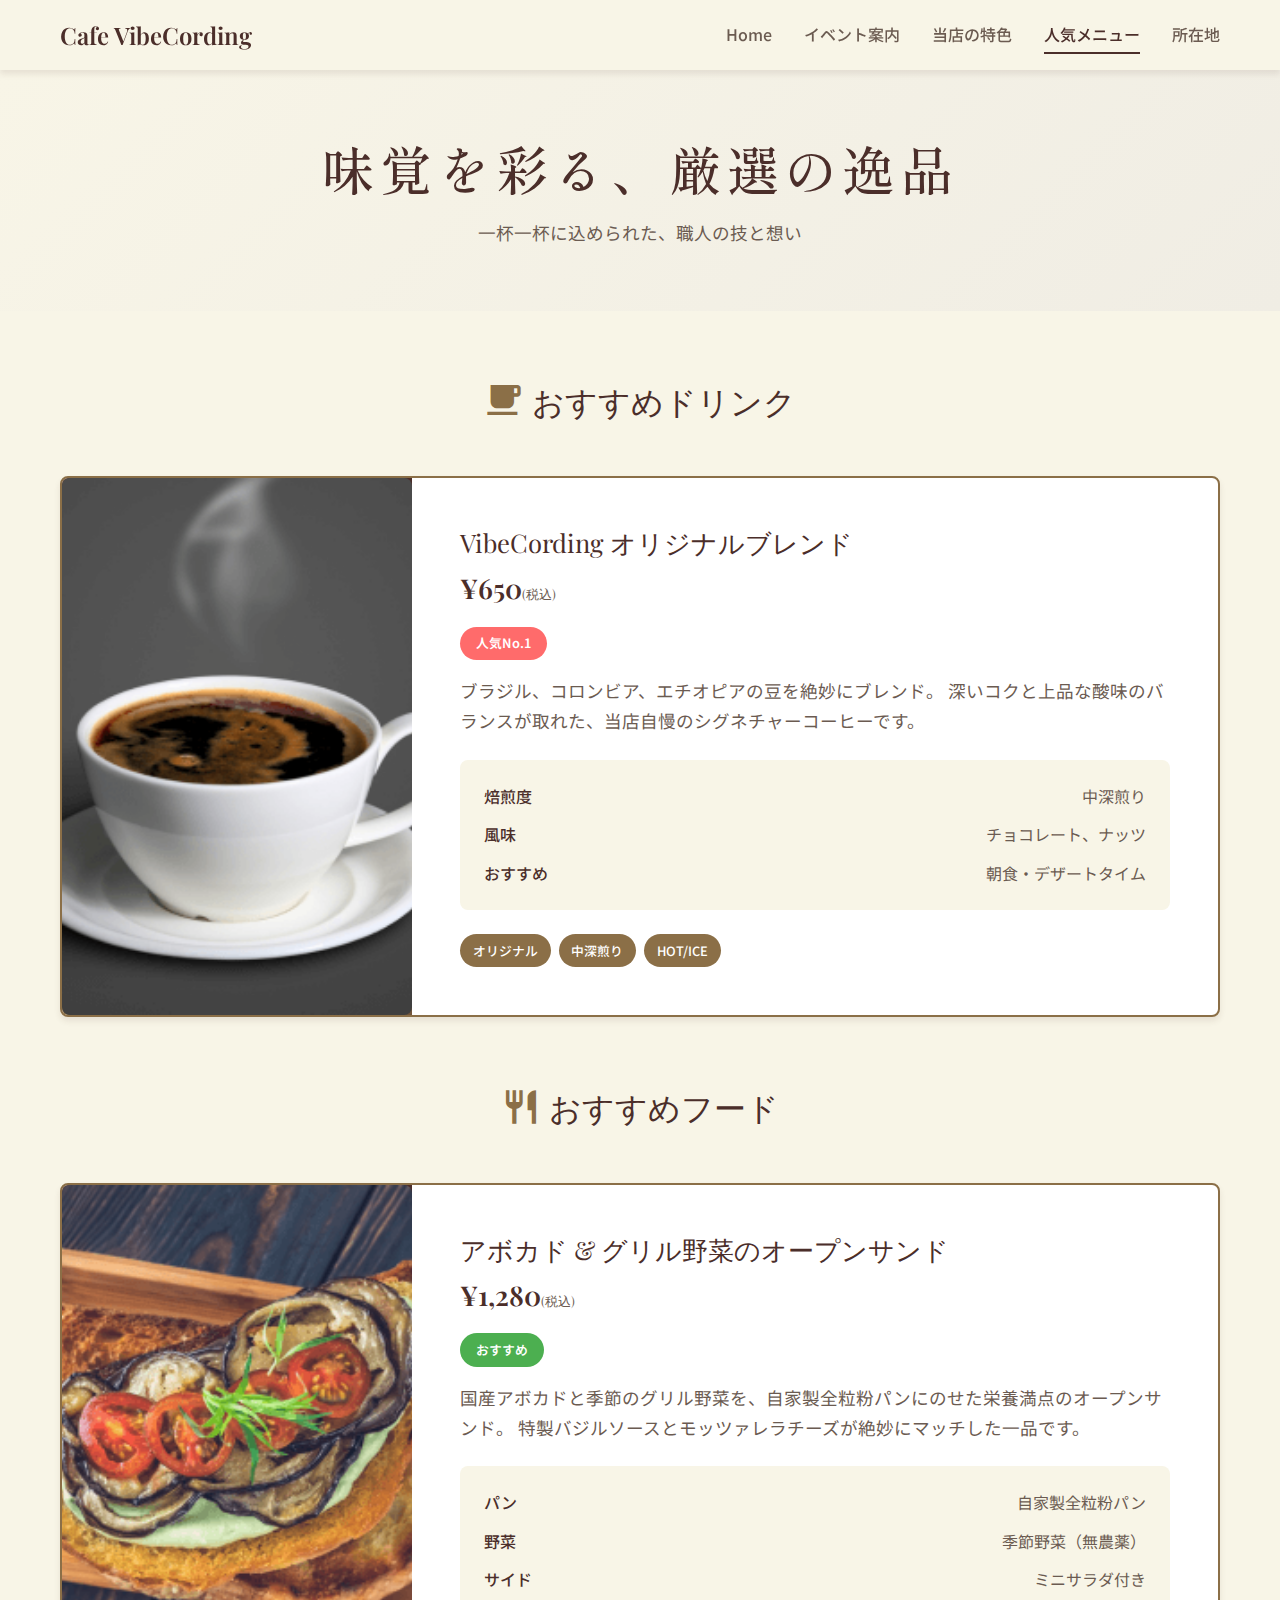
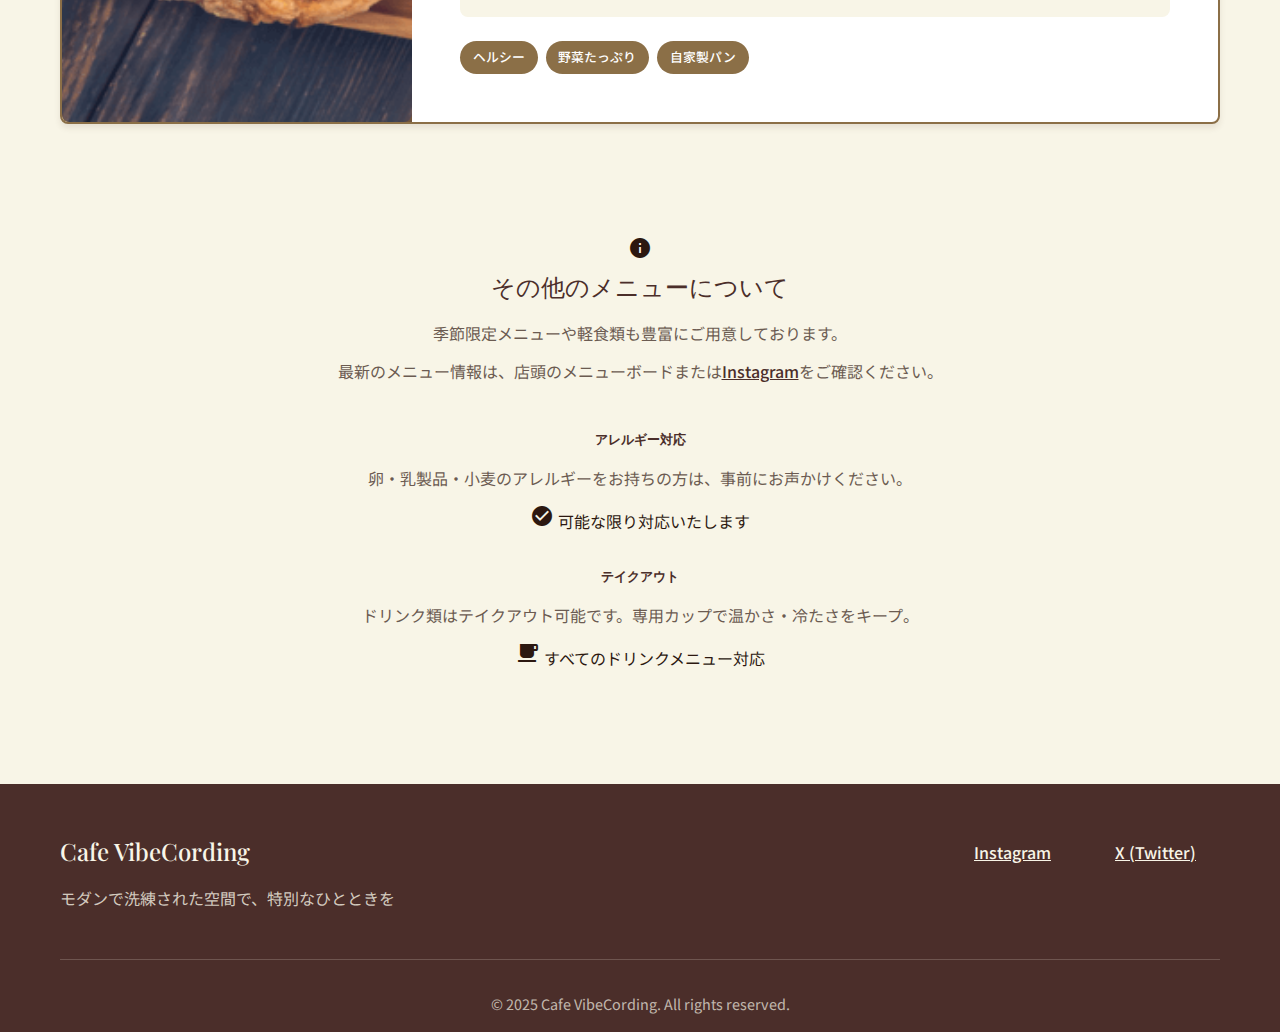
<file: menu.html>
<!DOCTYPE html>
<html lang="ja">
<head>
  <meta charset="UTF-8">
  <meta name="viewport" content="width=device-width, initial-scale=1.0">
  <title>人気メニュー | Cafe VibeCording</title>

  <!-- ルート基準パス指定 -->
  <base href="/" />

  <!-- Open Graph / Social Media Meta Tags -->
  <meta property="og:title" content="人気メニュー - 味覚を彩る、厳選の逸品 | Cafe VibeCording">
  <meta property="og:description" content="VibeCordingオリジナルブレンドやアボカド&グリル野菜のオープンサンドなど、こだわりのメニューをご紹介。">
  <meta property="og:image" content="/images/cafe_brend.png">
  <meta property="og:image:width" content="1200">
  <meta property="og:image:height" content="630">
  <meta property="og:url" content="https://cafe-001-phi.vercel.app/menu.html">
  <meta property="og:type" content="website">
  <meta property="og:site_name" content="Cafe VibeCording">
  
  <!-- Twitter Card Meta Tags -->
  <meta name="twitter:card" content="summary_large_image">
  <meta name="twitter:title" content="人気メニュー - 味覚を彩る、厳選の逸品 | Cafe VibeCording">
  <meta name="twitter:description" content="VibeCordingオリジナルブレンドやアボカド&グリル野菜のオープンサンドなど、こだわりのメニューをご紹介。">
  <meta name="twitter:image" content="/images/cafe_brend.png">

  <link rel="stylesheet" href="style.css">
</head>
<body>
    <header>
        <nav class="navbar">
            <div class="nav-container">
                <div class="brand">
                    <h1><a href="index.html">Cafe VibeCording</a></h1>
                </div>
                <button class="menu-toggle" aria-label="メニューを開く">
                    <span></span>
                    <span></span>
                    <span></span>
                </button>
                <ul class="nav-menu">
                    <li><a href="index.html" class="nav-link">Home</a></li>
                    <li><a href="events.html" class="nav-link">イベント案内</a></li>
                    <li><a href="about.html" class="nav-link">当店の特色</a></li>
                    <li><a href="menu.html" class="nav-link active">人気メニュー</a></li>
                    <li><a href="location.html" class="nav-link">所在地</a></li>
                </ul>
            </div>
        </nav>
    </header>

    <main>
        <section class="page-hero">
            <div class="container">
                <h2 class="page-title menu-title">味覚を彩る、厳選の逸品</h2>
                <p>一杯一杯に込められた、職人の技と想い</p>
            </div>
        </section>

        <section class="menu-section">
            <div class="container">
                <!-- ドリンク -->
                <div class="menu-category">
                    <h3><span class="material-icons category-icon">local_cafe</span>おすすめドリンク</h3>
                    
                    <div class="menu-item featured">
                        <div class="menu-image">
                            <img src="images/cafe_brend.png" alt="VibeCording ブレンド">
                        </div>
                        <div class="menu-content">
                            <div class="menu-header">
                                <h4>VibeCording オリジナルブレンド</h4>
                            </div>
                            <div class="price-container">
                                <span class="price">¥650<span class="tax">(税込)</span></span>
                            </div>
                            <div class="popular-badge-container">
                                <span class="popular-badge-inline">人気No.1</span>
                            </div>
                            <p class="menu-description">
                                ブラジル、コロンビア、エチオピアの豆を絶妙にブレンド。
                                深いコクと上品な酸味のバランスが取れた、当店自慢のシグネチャーコーヒーです。
                            </p>
                            <div class="menu-details">
                                <div class="detail-row">
                                    <span class="detail-label">焙煎度</span>
                                    <span class="detail-value">中深煎り</span>
                                </div>
                                <div class="detail-row">
                                    <span class="detail-label">風味</span>
                                    <span class="detail-value">チョコレート、ナッツ</span>
                                </div>
                                <div class="detail-row">
                                    <span class="detail-label">おすすめ</span>
                                    <span class="detail-value">朝食・デザートタイム</span>
                                </div>
                            </div>
                            <div class="menu-tags">
                                <span class="tag">オリジナル</span>
                                <span class="tag">中深煎り</span>
                                <span class="tag">HOT/ICE</span>
                            </div>
                        </div>
                    </div>
                </div>

                <!-- フード -->
                <div class="menu-category">
                    <h3><span class="material-icons category-icon">restaurant</span>おすすめフード</h3>
                    
                    <div class="menu-item featured">
                        <div class="menu-image">
                            <img src="images/cafe_toast.png" alt="アボカドトースト">
                        </div>
                        <div class="menu-content">
                            <div class="menu-header">
                                <h4>アボカド & グリル野菜のオープンサンド</h4>
                            </div>
                            <div class="price-container">
                                <span class="price">¥1,280<span class="tax">(税込)</span></span>
                            </div>
                            <div class="popular-badge-container">
                                <span class="popular-badge-inline recommend">おすすめ</span>
                            </div>
                            <p class="menu-description">
                                国産アボカドと季節のグリル野菜を、自家製全粒粉パンにのせた栄養満点のオープンサンド。
                                特製バジルソースとモッツァレラチーズが絶妙にマッチした一品です。
                            </p>
                            <div class="menu-details">
                                <div class="detail-row">
                                    <span class="detail-label">パン</span>
                                    <span class="detail-value">自家製全粒粉パン</span>
                                </div>
                                <div class="detail-row">
                                    <span class="detail-label">野菜</span>
                                    <span class="detail-value">季節野菜（無農薬）</span>
                                </div>
                                <div class="detail-row">
                                    <span class="detail-label">サイド</span>
                                    <span class="detail-value">ミニサラダ付き</span>
                                </div>
                            </div>
                            <div class="menu-tags">
                                <span class="tag">ヘルシー</span>
                                <span class="tag">野菜たっぷり</span>
                                <span class="tag">自家製パン</span>
                            </div>
                        </div>
                    </div>
                </div>

                <!-- その他のメニューについて -->
                <div class="menu-notice">
                    <div class="notice-header">
                        <span class="material-icons notice-icon">info</span>
                        <h4>その他のメニューについて</h4>
                    </div>
                    <p class="notice-description">季節限定メニューや軽食類も豊富にご用意しております。</p>
                    <p class="notice-description">最新のメニュー情報は、店頭のメニューボードまたは<a href="#" class="social-link-text">Instagram</a>をご確認ください。</p>
                    
                    <div class="service-cards">
                        <div class="service-card">
                            <div class="service-icon-wrapper allergy">
                                <span class="material-icons">health_and_safety</span>
                            </div>
                            <div class="service-content">
                                <h5>アレルギー対応</h5>
                                <p>卵・乳製品・小麦のアレルギーをお持ちの方は、事前にお声かけください。</p>
                                <div class="service-note">
                                    <span class="material-icons">check_circle</span>
                                    可能な限り対応いたします
                                </div>
                            </div>
                        </div>
                        <div class="service-card">
                            <div class="service-icon-wrapper takeout">
                                <span class="material-icons">takeout_dining</span>
                            </div>
                            <div class="service-content">
                                <h5>テイクアウト</h5>
                                <p>ドリンク類はテイクアウト可能です。専用カップで温かさ・冷たさをキープ。</p>
                                <div class="service-note">
                                    <span class="material-icons">local_cafe</span>
                                    すべてのドリンクメニュー対応
                                </div>
                            </div>
                        </div>
                    </div>
                </div>
            </div>
        </section>
    </main>

    <footer>
        <div class="container">
            <div class="footer-content">
                <div class="footer-brand">
                    <h3>Cafe VibeCording</h3>
                    <p>モダンで洗練された空間で、特別なひとときを</p>
                </div>
                <div class="social-links">
                    <a href="https://instagram.com/cafevibecording" class="social-link">Instagram</a>
                    <a href="https://twitter.com/cafevibecording" class="social-link">X (Twitter)</a>
                </div>
            </div>
            <div class="footer-bottom">
                <p>&copy; 2025 Cafe VibeCording. All rights reserved.</p>
            </div>
        </div>
    </footer>

    <script src="script.js"></script>
</body>
</html>
</file>
<file: style.css>
/* Google Fonts Import */
@import url('https://fonts.googleapis.com/css2?family=Noto+Sans+JP:wght@300;400;500;700&family=Playfair+Display:wght@400;500;600;700&family=Shippori+Mincho:wght@400;500;600;800&display=swap');
@import url('https://fonts.googleapis.com/icon?family=Material+Icons');

/* CSS Reset */
* {
    margin: 0;
    padding: 0;
    box-sizing: border-box;
}

/* CSS Variables */
:root {
    --primary-color: #4B2E2A; /* Deep Brown */
    --secondary-color: #F8F5E7; /* Ivory */
    --accent-color: #8B6F47;
    --text-dark: #2C1810;
    --text-light: #F8F5E7;
    --text-gray: #6B5B51;
    --shadow: 0 4px 6px rgba(75, 46, 42, 0.1);
    --shadow-hover: 0 8px 15px rgba(75, 46, 42, 0.2);
    
    --font-heading: 'Playfair Display', serif;
    --font-body: 'Noto Sans JP', sans-serif;
    
    --border-radius: 8px;
    --transition: all 0.3s ease;
}

/* Base Styles - Mobile First */
html {
    scroll-behavior: smooth;
}

body {
    font-family: var(--font-body);
    line-height: 1.6;
    color: var(--text-dark);
    background-color: var(--secondary-color);
    font-size: 16px;
}

.container {
    max-width: 1200px;
    margin: 0 auto;
    padding: 0 20px;
}

/* Typography */
h1, h2, h3, h4, h5, h6 {
    font-family: var(--font-heading);
    color: var(--primary-color);
    margin-bottom: 1rem;
}

h1 {
    font-size: 2rem;
    font-weight: 600;
}

h2 {
    font-size: 1.75rem;
    font-weight: 500;
}

/* Special title styles */
.hero-title {
    font-size: 8rem;
    font-weight: 600;
    letter-spacing: 0.1em;
    line-height: 1.4;
    margin-bottom: 1.5rem;
    color: var(--primary-color);
    font-family: 'Shippori Mincho', serif;
    text-shadow: 0 2px 4px rgba(75, 46, 42, 0.1);
    text-align: center;
}

/* Page-specific title styles with Shippori Mincho */
.page-title {
    font-family: 'Shippori Mincho', serif;
    font-weight: 500;
    letter-spacing: 0.08em;
    line-height: 1.3;
    margin-bottom: 1rem;
    color: var(--primary-color);
    text-align: center;
}

/* Home page title - elegant and readable */
.page-title.home-title {
    font-size: 2.4rem;
    font-weight: 500;
    letter-spacing: 0.08em;
    line-height: 1.3;
}

/* Events page title - medium-large for importance */
.page-title.events-title {
    font-size: 2.8rem;
    font-weight: 500;
    letter-spacing: 0.08em;
}

/* About page title - medium for storytelling */
.page-title.about-title {
    font-size: 2.6rem;
    font-weight: 500;
    letter-spacing: 0.06em;
}

/* Menu page title - medium for appetite appeal */
.page-title.menu-title {
    font-size: 2.7rem;
    font-weight: 500;
    letter-spacing: 0.07em;
}

/* Location page title - medium for welcoming */
.page-title.location-title {
    font-size: 2.5rem;
    font-weight: 500;
    letter-spacing: 0.06em;
}

.section-title {
    font-size: 2.2rem;
    font-weight: 500;
    letter-spacing: 0.05em;
    line-height: 1.4;
    margin-bottom: 2rem;
    color: var(--primary-color);
    font-family: 'Shippori Mincho', serif;
    text-align: center;
}

h3 {
    font-size: 1.5rem;
    font-weight: 500;
}

h4 {
    font-size: 1.25rem;
    font-weight: 400;
}

p {
    margin-bottom: 1rem;
    color: var(--text-gray);
}

a {
    text-decoration: none;
    color: inherit;
    transition: var(--transition);
}

/* Buttons */
.btn-primary,
.btn-secondary,
.btn-outline {
    display: inline-block;
    padding: 12px 24px;
    border-radius: var(--border-radius);
    font-weight: 500;
    text-align: center;
    cursor: pointer;
    transition: var(--transition);
    border: 2px solid transparent;
    font-size: 0.9rem;
}

.btn-primary {
    background-color: var(--primary-color);
    color: var(--text-light);
}

.btn-primary:hover {
    background-color: var(--accent-color);
    transform: translateY(-2px);
    box-shadow: var(--shadow-hover);
}

.btn-secondary {
    background-color: transparent;
    color: var(--primary-color);
    border-color: var(--primary-color);
}

.btn-secondary:hover {
    background-color: var(--primary-color);
    color: var(--text-light);
}

.btn-outline {
    background-color: transparent;
    color: var(--accent-color);
    border-color: var(--accent-color);
    padding: 8px 16px;
    font-size: 0.85rem;
}

.btn-outline:hover {
    background-color: var(--accent-color);
    color: var(--text-light);
}

/* Header & Navigation */
.navbar {
    background-color: var(--secondary-color);
    box-shadow: var(--shadow);
    position: sticky;
    top: 0;
    z-index: 1000;
}

.nav-container {
    max-width: 1200px;
    margin: 0 auto;
    padding: 0 20px;
    display: flex;
    justify-content: space-between;
    align-items: center;
    min-height: 70px;
}

.brand h1 {
    font-size: 1.5rem;
    margin-bottom: 0;
    color: var(--primary-color);
}

.nav-menu {
    display: flex;
    list-style: none;
    gap: 2rem;
}

.nav-link {
    color: var(--text-gray);
    font-weight: 500;
    padding: 0.5rem 0;
    position: relative;
}

.nav-link:hover,
.nav-link.active {
    color: var(--primary-color);
}

.nav-link::after {
    content: '';
    position: absolute;
    width: 0;
    height: 2px;
    bottom: 0;
    left: 0;
    background-color: var(--primary-color);
    transition: var(--transition);
}

.nav-link:hover::after,
.nav-link.active::after {
    width: 100%;
}

.menu-toggle {
    display: none;
    flex-direction: column;
    background: none;
    border: none;
    cursor: pointer;
    padding: 5px;
}

.menu-toggle span {
    width: 25px;
    height: 3px;
    background-color: var(--primary-color);
    margin: 3px 0;
    transition: var(--transition);
}

/* Hero Section */
.hero {
    background: linear-gradient(135deg, var(--secondary-color) 0%, #F0EDE4 100%);
    padding: 2rem 0;
    text-align: center;
    position: relative;
}

.hero.with-image {
    padding: 0;
    background: none;
}

.hero-image-section {
    height: 400px;
    background-size: cover;
    background-position: center;
    display: flex;
    align-items: center;
    justify-content: center;
    position: relative;
}

.hero-image-section::before {
    content: '';
    position: absolute;
    top: 0;
    left: 0;
    right: 0;
    bottom: 0;
    background: rgba(75, 46, 42, 0.3);
}

.hero-text-section {
    padding: 4rem 0;
    background: var(--secondary-color);
}

.hero-content {
    max-width: 800px;
    margin: 0 auto;
    padding: 0 20px;
}

.hero h2 {
    font-size: 2rem;
    margin-bottom: 1.5rem;
    color: var(--primary-color);
    line-height: 1.3;
}

.hero p {
    font-size: 1.1rem;
    margin-bottom: 2rem;
    color: var(--text-gray);
}

.hero-buttons {
    display: flex;
    gap: 1rem;
    justify-content: center;
    flex-wrap: wrap;
}

/* Features Section */
.features {
    padding: 4rem 0;
    background-color: white;
}

.features h3 {
    text-align: center;
    margin-bottom: 3rem;
    font-size: 2rem;
}

.features-grid {
    display: grid;
    grid-template-columns: 1fr;
    gap: 2rem;
}

.feature-item {
    text-align: center;
    padding: 2rem 1rem;
    border-radius: var(--border-radius);
    transition: var(--transition);
}

.feature-item:hover {
    transform: translateY(-5px);
    box-shadow: var(--shadow-hover);
}

.feature-item.boxed {
    background: white;
    border-radius: var(--border-radius);
    box-shadow: var(--shadow);
    padding: 2rem 1rem;
}

.feature-icon {
    font-size: 3rem;
    margin-bottom: 1rem;
    color: var(--accent-color);
    display: block;
}

.material-icons.feature-icon {
    font-size: 3rem;
    margin-bottom: 1rem;
    color: var(--accent-color);
}

.feature-item h4 {
    margin-bottom: 1rem;
}

.feature-item p {
    color: var(--text-gray);
}

/* Info Section */
.info {
    padding: 4rem 0;
    background-color: var(--secondary-color);
}

.info-grid {
    display: grid;
    grid-template-columns: 1fr;
    gap: 2rem;
    text-align: center;
}

.info-item {
    padding: 2rem;
    background-color: white;
    border-radius: var(--border-radius);
    box-shadow: var(--shadow);
}

.info-item h4 {
    color: var(--primary-color);
    margin-bottom: 1rem;
}

.info-item p {
    margin-bottom: 0.5rem;
}

.info-item .btn-outline {
    margin-top: 1rem;
}

/* 実際の画像用スタイル */
.hero-image img,
.event-image img,
.about-image img,
.menu-image img {
    width: 100%;
    height: 100%;
    object-fit: cover;
    border-radius: var(--border-radius);
}

/* Footer */
footer {
    background-color: var(--primary-color);
    color: var(--text-light);
    padding: 3rem 0 1rem;
}

.footer-content {
    display: grid;
    grid-template-columns: 1fr;
    gap: 2rem;
    text-align: center;
    margin-bottom: 2rem;
}

.footer-brand h3 {
    color: var(--text-light);
    margin-bottom: 1rem;
}

.footer-brand p {
    color: rgba(248, 245, 231, 0.8);
}

.social-links {
    display: flex;
    justify-content: center;
    gap: 1rem;
}

.social-link {
    display: inline-block;
    color: var(--text-light);
    text-decoration: underline;
    font-weight: 500;
    padding: 0.5rem 1rem;
    border-radius: var(--border-radius);
    transition: var(--transition);
    margin: 0 0.5rem;
}

.social-link:hover {
    background-color: var(--accent-color);
    transform: translateY(-2px);
    text-decoration: none;
}

.footer-bottom {
    text-align: center;
    padding-top: 2rem;
    border-top: 1px solid rgba(248, 245, 231, 0.2);
}

.footer-bottom p {
    color: rgba(248, 245, 231, 0.7);
    margin-bottom: 0;
    font-size: 0.9rem;
}

/* Mobile Menu Toggle */
@media (max-width: 768px) {
    .menu-toggle {
        display: flex;
    }
    
    .nav-menu {
        position: fixed;
        left: -100%;
        top: 70px;
        flex-direction: column;
        background-color: var(--secondary-color);
        width: 100%;
        text-align: center;
        transition: 0.3s;
        box-shadow: var(--shadow);
        padding: 2rem 0;
    }
    
    .nav-menu.active {
        left: 0;
    }
    
    .nav-menu li {
        margin: 1rem 0;
    }
    
    .hero-title {
        font-size: 5rem;
        letter-spacing: 0.08em;
        line-height: 1.3;
    }
    
    /* Mobile responsive title sizes */
    .page-title.home-title {
        font-size: 1.8rem;
        letter-spacing: 0.06em;
    }
    
    .page-title.events-title {
        font-size: 2rem;
        letter-spacing: 0.07em;
    }
    
    .page-title.about-title {
        font-size: 1.9rem;
        letter-spacing: 0.06em;
    }
    
    .page-title.menu-title {
        font-size: 2rem;
        letter-spacing: 0.06em;
    }
    
    .page-title.location-title {
        font-size: 1.8rem;
        letter-spacing: 0.05em;
    }
    
    .section-title {
        font-size: 1.6rem;
        letter-spacing: 0.04em;
    }
    
    .hero p {
        font-size: 1rem;
    }
    
    .hero-buttons {
        flex-direction: column;
        align-items: center;
    }
    
    .hero-buttons .btn-primary,
    .hero-buttons .btn-secondary {
        width: 200px;
    }
}

/* Tablet Styles */
@media (min-width: 769px) {
    .features-grid {
        grid-template-columns: repeat(2, 1fr);
    }
    
    .info-grid {
        grid-template-columns: repeat(2, 1fr);
    }
    
    .footer-content {
        grid-template-columns: 2fr 1fr;
        text-align: left;
    }
    
    .social-links {
        justify-content: flex-end;
    }
}

/* Desktop Styles */
@media (min-width: 1024px) {
    .hero-title {
        font-size: 8rem;
        letter-spacing: 0.12em;
        line-height: 1.4;
    }
    
    /* Desktop responsive title sizes */
    .page-title.home-title {
        font-size: 2.8rem;
        letter-spacing: 0.1em;
    }
    
    .page-title.events-title {
        font-size: 3.4rem;
        letter-spacing: 0.1em;
    }
    
    .page-title.about-title {
        font-size: 3.2rem;
        letter-spacing: 0.08em;
    }
    
    .page-title.menu-title {
        font-size: 3.3rem;
        letter-spacing: 0.09em;
    }
    
    .page-title.location-title {
        font-size: 3rem;
        letter-spacing: 0.08em;
    }
    
    .section-title {
        font-size: 2.8rem;
        letter-spacing: 0.06em;
    }
    
    .hero p {
        font-size: 1.2rem;
    }
    
    .features-grid {
        grid-template-columns: repeat(4, 1fr);
    }
    
    .hero-buttons {
        flex-direction: row;
    }
}/* Events Page Specific Styles */

.page-hero {
    background: linear-gradient(135deg, var(--secondary-color) 0%, #F0EDE4 100%);
    padding: 4rem 0;
    text-align: center;
}

.page-hero h2 {
    font-size: 2.5rem;
    margin-bottom: 1rem;
    color: var(--primary-color);
}

.page-hero p {
    font-size: 1.1rem;
    color: var(--text-gray);
    margin-bottom: 0;
}

.events-section {
    padding: 4rem 0;
}

.events-category {
    margin-bottom: 4rem;
}

.events-category h3 {
    font-size: 2rem;
    margin-bottom: 2rem;
    text-align: center;
    color: var(--primary-color);
}

.event-card {
    background: white;
    border-radius: var(--border-radius);
    box-shadow: var(--shadow);
    margin-bottom: 2rem;
    overflow: hidden;
    transition: var(--transition);
}

.event-card:hover {
    transform: translateY(-5px);
    box-shadow: var(--shadow-hover);
}

.event-card.past-event {
    opacity: 0.8;
}

.event-card.past-event:hover {
    transform: none;
    box-shadow: var(--shadow);
}

.event-card.no-image {
    display: block;
}

.event-card.no-image .event-content {
    display: block;
    padding: 2rem;
}

.event-image {
    height: 200px;
    background: linear-gradient(45deg, var(--accent-color), var(--primary-color));
    display: flex;
    align-items: center;
    justify-content: center;
    position: relative;
}

.placeholder-image {
    color: var(--text-light);
    font-size: 1.5rem;
    font-weight: 500;
    text-align: center;
}

.event-content {
    padding: 2rem;
    display: grid;
    grid-template-columns: auto 1fr;
    gap: 1.5rem;
}

.event-date {
    text-align: center;
    background: var(--secondary-color);
    border-radius: var(--border-radius);
    padding: 1rem;
    display: flex;
    flex-direction: column;
    align-items: center;
    justify-content: center;
    min-width: 80px;
    height: fit-content;
}

.event-date .month {
    font-size: 0.9rem;
    color: var(--text-gray);
    font-weight: 500;
}

.event-date .day {
    font-size: 2rem;
    font-weight: 700;
    color: var(--primary-color);
    line-height: 1;
}

.event-date .year {
    font-size: 0.8rem;
    color: var(--text-gray);
}

.event-info h4 {
    margin-bottom: 1rem;
    color: var(--primary-color);
}

.event-details {
    margin-bottom: 1.5rem;
}

.detail-item {
    margin-bottom: 0.8rem;
    line-height: 1.6;
    color: var(--text-gray);
}

.detail-item strong {
    color: var(--primary-color);
    font-weight: 500;
}

.event-tags {
    display: flex;
    flex-wrap: wrap;
    gap: 0.5rem;
}

.tag {
    background: var(--secondary-color);
    color: var(--primary-color);
    padding: 0.3rem 0.8rem;
    border-radius: 20px;
    font-size: 0.8rem;
    font-weight: 500;
}

.tag.past {
    background: var(--text-gray);
    color: white;
}

.event-notice {
    background: var(--secondary-color);
    padding: 2rem;
    border-radius: var(--border-radius);
    text-align: center;
    margin-top: 3rem;
}

.event-notice h4 {
    margin-bottom: 1rem;
    color: var(--primary-color);
}

.event-notice p {
    margin-bottom: 0.5rem;
    color: var(--text-gray);
}

.social-link-text {
    color: var(--primary-color);
    font-weight: 500;
    text-decoration: underline;
}

.social-link-text:hover {
    color: var(--accent-color);
}

/* Mobile Responsive */
@media (max-width: 768px) {
    .page-hero h2 {
        font-size: 2rem;
    }
    
    .event-content {
        grid-template-columns: 1fr;
        text-align: center;
    }
    
    .event-date {
        margin: 0 auto;
        width: fit-content;
    }
    
    .event-image {
        height: 150px;
    }
    
    .placeholder-image {
        font-size: 1.2rem;
    }
}

/* Tablet Responsive */
@media (min-width: 769px) and (max-width: 1024px) {
    .events-category h3 {
        font-size: 1.8rem;
    }
}/* About Page Specific Styles */

.about-section {
    padding: 4rem 0;
}

.about-item {
    display: grid;
    grid-template-columns: 1fr;
    gap: 2rem;
    margin-bottom: 4rem;
    align-items: center;
}

.about-content {
    padding: 2rem;
}

.about-icon {
    font-size: 3rem;
    margin-bottom: 1rem;
    display: block;
    color: var(--accent-color);
}

.material-icons.about-icon {
    font-size: 3rem;
    margin-bottom: 1rem;
    color: var(--accent-color);
}

.about-content h3 {
    font-size: 2rem;
    margin-bottom: 1rem;
    color: var(--primary-color);
}

.about-content p {
    margin-bottom: 1rem;
    line-height: 1.8;
    color: var(--text-gray);
}

.feature-list {
    list-style: none;
    margin-top: 1.5rem;
}

.feature-list li {
    padding: 0.5rem 0;
    color: var(--text-gray);
    position: relative;
    padding-left: 1.5rem;
}

.feature-list li::before {
    content: '✓';
    position: absolute;
    left: 0;
    color: var(--accent-color);
    font-weight: bold;
}

.about-image {
    height: 300px;
    background: linear-gradient(45deg, var(--accent-color), var(--primary-color));
    border-radius: var(--border-radius);
    display: flex;
    align-items: center;
    justify-content: center;
    box-shadow: var(--shadow);
}

.placeholder-image {
    color: var(--text-light);
    font-size: 1.5rem;
    font-weight: 500;
    text-align: center;
}

.facilities-section {
    margin: 4rem 0;
    padding: 3rem 2rem;
    background: var(--secondary-color);
    border-radius: var(--border-radius);
    text-align: center;
}

.facilities-section h3 {
    font-size: 2rem;
    margin-bottom: 2rem;
    color: var(--primary-color);
}

.facilities-grid {
    display: grid;
    grid-template-columns: 1fr;
    gap: 2rem;
    margin-top: 2rem;
}

.facility-item {
    background: white;
    padding: 2rem 1rem;
    border-radius: var(--border-radius);
    box-shadow: var(--shadow);
    transition: var(--transition);
}

.facility-item:hover {
    transform: translateY(-5px);
    box-shadow: var(--shadow-hover);
}

.facility-icon {
    font-size: 2.5rem;
    margin-bottom: 1rem;
    color: var(--accent-color);
}

.material-icons.facility-icon {
    font-size: 2.5rem;
    margin-bottom: 1rem;
    color: var(--accent-color);
}

.facility-item h4 {
    font-size: 1.2rem;
    margin-bottom: 0.5rem;
    color: var(--primary-color);
}

.facility-item p {
    color: var(--text-gray);
    margin-bottom: 0;
    font-size: 0.9rem;
}

.philosophy-section {
    margin: 4rem 0;
    text-align: center;
}

.philosophy-content {
    max-width: 800px;
    margin: 0 auto;
    padding: 3rem 2rem;
    background: white;
    border-radius: var(--border-radius);
    box-shadow: var(--shadow);
}

.philosophy-content h3 {
    font-size: 2rem;
    margin-bottom: 2rem;
    color: var(--primary-color);
}

.philosophy-content blockquote {
    font-family: var(--font-heading);
    font-size: 1.2rem;
    line-height: 1.8;
    color: var(--text-gray);
    font-style: italic;
    margin: 2rem 0;
    position: relative;
}

.philosophy-content blockquote::before {
    content: '"';
    font-size: 4rem;
    color: var(--accent-color);
    position: absolute;
    top: -1rem;
    left: -1rem;
    font-family: var(--font-heading);
}

.philosophy-content blockquote p {
    margin-bottom: 1rem;
}

.philosophy-content cite {
    display: block;
    margin-top: 1.5rem;
    color: var(--primary-color);
    font-weight: 500;
    font-style: normal;
}

/* Tablet Styles */
@media (min-width: 769px) {
    .about-item {
        grid-template-columns: 1fr 1fr;
        gap: 3rem;
    }
    
    .about-item.reverse {
        direction: rtl;
    }
    
    .about-item.reverse .about-content,
    .about-item.reverse .about-image {
        direction: ltr;
    }
    
    .facilities-grid {
        grid-template-columns: repeat(2, 1fr);
    }
}

/* Desktop Styles */
@media (min-width: 1024px) {
    .about-item {
        margin-bottom: 5rem;
    }
    
    .about-content {
        padding: 3rem;
    }
    
    .about-content h3 {
        font-size: 2.2rem;
    }
    
    .about-content p {
        font-size: 1.1rem;
    }
    
    .facilities-grid {
        grid-template-columns: repeat(4, 1fr);
    }
    
    .philosophy-content blockquote {
        font-size: 1.3rem;
    }
}

/* Mobile Specific */
@media (max-width: 768px) {
    .about-item {
        margin-bottom: 3rem;
    }
    
    .about-content {
        padding: 1.5rem;
    }
    
    .about-image {
        height: 200px;
    }
    
    .placeholder-image {
        font-size: 1.2rem;
    }
    
    .facilities-section {
        padding: 2rem 1rem;
    }
    
    .philosophy-content {
        padding: 2rem 1.5rem;
    }
    
    .philosophy-content blockquote {
        font-size: 1.1rem;
    }
    
    .philosophy-content blockquote::before {
        font-size: 3rem;
        top: -0.5rem;
        left: -0.5rem;
    }
}/* Menu Page Specific Styles */

.menu-section {
    padding: 4rem 0;
}

.menu-category {
    margin-bottom: 4rem;
}

.menu-category h3 {
    font-size: 2rem;
    margin-bottom: 2rem;
    text-align: center;
    color: var(--primary-color);
    padding-bottom: 1rem;
    border-bottom: 2px solid var(--secondary-color);
    display: flex;
    align-items: center;
    justify-content: center;
    gap: 0.5rem;
}

.category-icon {
    font-size: 2.5rem;
    color: var(--accent-color);
}

.menu-item {
    background: white;
    border-radius: var(--border-radius);
    box-shadow: var(--shadow);
    overflow: hidden;
    transition: var(--transition);
    margin-bottom: 2rem;
}

.menu-item:hover {
    transform: translateY(-5px);
    box-shadow: var(--shadow-hover);
}

.menu-item.featured {
    border: 2px solid var(--accent-color);
}

.menu-image {
    height: 250px;
    background: linear-gradient(45deg, var(--accent-color), var(--primary-color));
    display: flex;
    align-items: center;
    justify-content: center;
    position: relative;
    overflow: hidden;
}

.placeholder-image {
    color: var(--text-light);
    font-size: 1.8rem;
    font-weight: 500;
    text-align: center;
}

.popular-badge {
    position: absolute;
    top: 1rem;
    right: 1rem;
    background: #FF6B6B;
    color: white;
    padding: 0.5rem 1rem;
    border-radius: 20px;
    font-size: 0.8rem;
    font-weight: 600;
    box-shadow: 0 2px 8px rgba(255, 107, 107, 0.3);
}

.menu-content {
    padding: 2rem;
}

.menu-header {
    margin-bottom: 0.5rem;
}

.menu-header h4 {
    margin-bottom: 0;
    color: var(--primary-color);
    font-size: 1.4rem;
    line-height: 1.3;
}

.price-container {
    margin-bottom: 1rem;
}

.price {
    font-family: var(--font-heading);
    font-size: 1.5rem;
    font-weight: 600;
    color: var(--primary-color);
}

.tax {
    font-size: 0.8rem;
    color: var(--text-gray);
    font-weight: normal;
}

.menu-description {
    color: var(--text-gray);
    line-height: 1.7;
    margin-bottom: 1.5rem;
    font-size: 1rem;
}

.menu-details {
    background: var(--secondary-color);
    padding: 1.5rem;
    border-radius: var(--border-radius);
    margin-bottom: 1.5rem;
}

.detail-row {
    display: flex;
    justify-content: space-between;
    align-items: center;
    margin-bottom: 0.8rem;
    gap: 1rem;
}

.detail-row:last-child {
    margin-bottom: 0;
}

.detail-label {
    font-weight: 500;
    color: var(--primary-color);
    min-width: 80px;
}

.detail-value {
    color: var(--text-gray);
    text-align: right;
    flex: 1;
}

.menu-tags {
    display: flex;
    flex-wrap: wrap;
    gap: 0.5rem;
}

.tag {
    background: var(--accent-color);
    color: white;
    padding: 0.4rem 0.8rem;
    border-radius: 20px;
    font-size: 0.8rem;
    font-weight: 500;
}

.popular-badge-container {
    margin-bottom: 1rem;
}

.popular-badge-inline {
    background: #FF6B6B;
    color: white;
    padding: 0.4rem 1rem;
    border-radius: 20px;
    font-size: 0.8rem;
    font-weight: 600;
    display: inline-block;
}

.popular-badge-inline.recommend {
    background: #4CAF50;
}

.menu-notice {
    background: var(--secondary-color);
    padding: 3rem 2rem;
    border-radius: var(--border-radius);
    text-align: center;
    margin-top: 3rem;
}

.menu-notice h4 {
    margin-bottom: 1rem;
    color: var(--primary-color);
    font-size: 1.5rem;
}

.menu-notice p {
    margin-bottom: 0.8rem;
    color: var(--text-gray);
}

.social-link-text {
    color: var(--primary-color);
    font-weight: 500;
    text-decoration: underline;
}

.social-link-text:hover {
    color: var(--accent-color);
}

.menu-info {
    display: grid;
    grid-template-columns: 1fr;
    gap: 2rem;
    margin-top: 2rem;
    text-align: left;
}

.info-item {
    background: white;
    padding: 1.5rem;
    border-radius: var(--border-radius);
    box-shadow: var(--shadow);
}

.info-item h5 {
    color: var(--primary-color);
    margin-bottom: 0.8rem;
    font-size: 1.1rem;
}

.info-item p {
    color: var(--text-gray);
    margin-bottom: 0;
    font-size: 0.9rem;
    line-height: 1.6;
}

/* Mobile Responsive */
@media (max-width: 768px) {
    .menu-header h4 {
        font-size: 1.2rem;
    }
    
    .price {
        font-size: 1.3rem;
    }
    
    .menu-image {
        height: 200px;
    }
    
    .placeholder-image {
        font-size: 1.4rem;
    }
    
    .menu-content {
        padding: 1.5rem;
    }
    
    .detail-row {
        flex-direction: column;
        align-items: flex-start;
        gap: 0.3rem;
    }
    
    .detail-value {
        text-align: left;
    }
    
    .menu-notice {
        padding: 2rem 1.5rem;
    }
}

/* Tablet Responsive */
@media (min-width: 769px) {
    .menu-item {
        display: grid;
        grid-template-columns: 300px 1fr;
        gap: 0;
    }
    
    .menu-image {
        height: auto;
        min-height: 250px;
    }
    
    .menu-info {
        grid-template-columns: repeat(2, 1fr);
    }
}

/* Desktop Responsive */
@media (min-width: 1024px) {
    .menu-item {
        grid-template-columns: 350px 1fr;
    }
    
    .menu-content {
        padding: 3rem;
    }
    
    .menu-header h4 {
        font-size: 1.6rem;
    }
    
    .price {
        font-size: 1.7rem;
    }
    
    .menu-description {
        font-size: 1.1rem;
    }
}/* Location Page Specific Styles */

.location-section {
    padding: 4rem 0;
}

.location-grid {
    display: grid;
    grid-template-columns: 1fr;
    gap: 3rem;
    margin-bottom: 4rem;
}

.location-info h3,
.map-container h3 {
    font-size: 2rem;
    margin-bottom: 2rem;
    color: var(--primary-color);
    text-align: center;
}

.info-card {
    background: white;
    border-radius: var(--border-radius);
    box-shadow: var(--shadow);
    padding: 2rem;
}

.info-item {
    display: flex;
    align-items: flex-start;
    gap: 1.5rem;
    margin-bottom: 2rem;
    padding-bottom: 2rem;
    border-bottom: 1px solid var(--secondary-color);
}

.info-item:last-child {
    margin-bottom: 0;
    padding-bottom: 0;
    border-bottom: none;
}

.info-icon {
    font-size: 2rem;
    width: 60px;
    height: 60px;
    background: var(--secondary-color);
    border-radius: 50%;
    display: flex;
    align-items: center;
    justify-content: center;
    flex-shrink: 0;
    color: var(--accent-color);
}

.material-icons.info-icon {
    font-size: 2rem;
    width: 60px;
    height: 60px;
    background: var(--secondary-color);
    border-radius: 50%;
    display: flex;
    align-items: center;
    justify-content: center;
    flex-shrink: 0;
    color: var(--accent-color);
}

.info-content h4 {
    color: var(--primary-color);
    margin-bottom: 0.5rem;
    font-size: 1.2rem;
}

.info-content p {
    color: var(--text-gray);
    margin-bottom: 0;
    line-height: 1.6;
}

.info-content strong {
    color: var(--primary-color);
    font-weight: 600;
}

.map-wrapper {
    position: relative;
    width: 100%;
    height: 400px;
    border-radius: var(--border-radius);
    overflow: hidden;
    box-shadow: var(--shadow);
    background: var(--secondary-color);
}

.map-wrapper iframe {
    width: 100%;
    height: 100%;
    border: none;
}

.map-note {
    text-align: center;
    margin-top: 1rem;
    color: var(--text-gray);
}

.access-details {
    margin-bottom: 4rem;
}

.access-details h3 {
    font-size: 2rem;
    margin-bottom: 2rem;
    color: var(--primary-color);
    text-align: center;
}

.access-grid {
    display: grid;
    grid-template-columns: 1fr;
    gap: 2rem;
}

.access-item {
    background: white;
    padding: 2rem;
    border-radius: var(--border-radius);
    box-shadow: var(--shadow);
    transition: var(--transition);
}

.access-item:hover {
    transform: translateY(-3px);
    box-shadow: var(--shadow-hover);
}

.access-item h4 {
    color: var(--primary-color);
    margin-bottom: 1rem;
    font-size: 1.3rem;
}

.access-item ul {
    list-style: none;
    padding: 0;
}

.access-item li {
    padding: 0.5rem 0;
    color: var(--text-gray);
    position: relative;
    padding-left: 1.5rem;
    line-height: 1.6;
}

.access-item li::before {
    content: '→';
    position: absolute;
    left: 0;
    color: var(--accent-color);
    font-weight: bold;
}

.access-item strong {
    color: var(--primary-color);
    font-weight: 600;
}

.nearby-info {
    background: var(--secondary-color);
    padding: 3rem 2rem;
    border-radius: var(--border-radius);
}

.nearby-info h3 {
    font-size: 2rem;
    margin-bottom: 2rem;
    color: var(--primary-color);
    text-align: center;
}

.nearby-grid {
    display: grid;
    grid-template-columns: 1fr;
    gap: 1.5rem;
}

.nearby-item {
    background: white;
    padding: 1.5rem;
    border-radius: var(--border-radius);
    text-align: center;
    box-shadow: var(--shadow);
    transition: var(--transition);
}

.nearby-item:hover {
    transform: translateY(-3px);
    box-shadow: var(--shadow-hover);
}

.nearby-icon {
    font-size: 2.5rem;
    margin-bottom: 1rem;
    display: block;
}

.nearby-item h4 {
    color: var(--primary-color);
    margin-bottom: 0.5rem;
    font-size: 1.1rem;
}

.nearby-item p {
    color: var(--text-gray);
    margin-bottom: 0;
    font-size: 0.9rem;
}

/* Tablet Styles */
@media (min-width: 769px) {
    .location-grid {
        grid-template-columns: 1fr 1fr;
        align-items: start;
    }
    
    .access-grid {
        grid-template-columns: repeat(2, 1fr);
    }
    
    .nearby-grid {
        grid-template-columns: repeat(2, 1fr);
    }
    
    .map-wrapper {
        height: 450px;
    }
}

/* Desktop Styles */
@media (min-width: 1024px) {
    .location-grid {
        gap: 4rem;
    }
    
    .access-grid {
        grid-template-columns: repeat(3, 1fr);
    }
    
    .nearby-grid {
        grid-template-columns: repeat(4, 1fr);
    }
    
    .info-card {
        padding: 3rem;
    }
    
    .access-item {
        padding: 2.5rem;
    }
    
    .map-wrapper {
        height: 500px;
    }
}

/* Mobile Specific */
@media (max-width: 768px) {
    .info-item {
        flex-direction: column;
        text-align: center;
        gap: 1rem;
    }
    
    .info-icon {
        margin: 0 auto;
    }
    
    .map-wrapper {
        height: 300px;
    }
    
    .nearby-info {
        padding: 2rem 1rem;
    }
    
    .access-item {
        padding: 1.5rem;
    }
}
</file>
